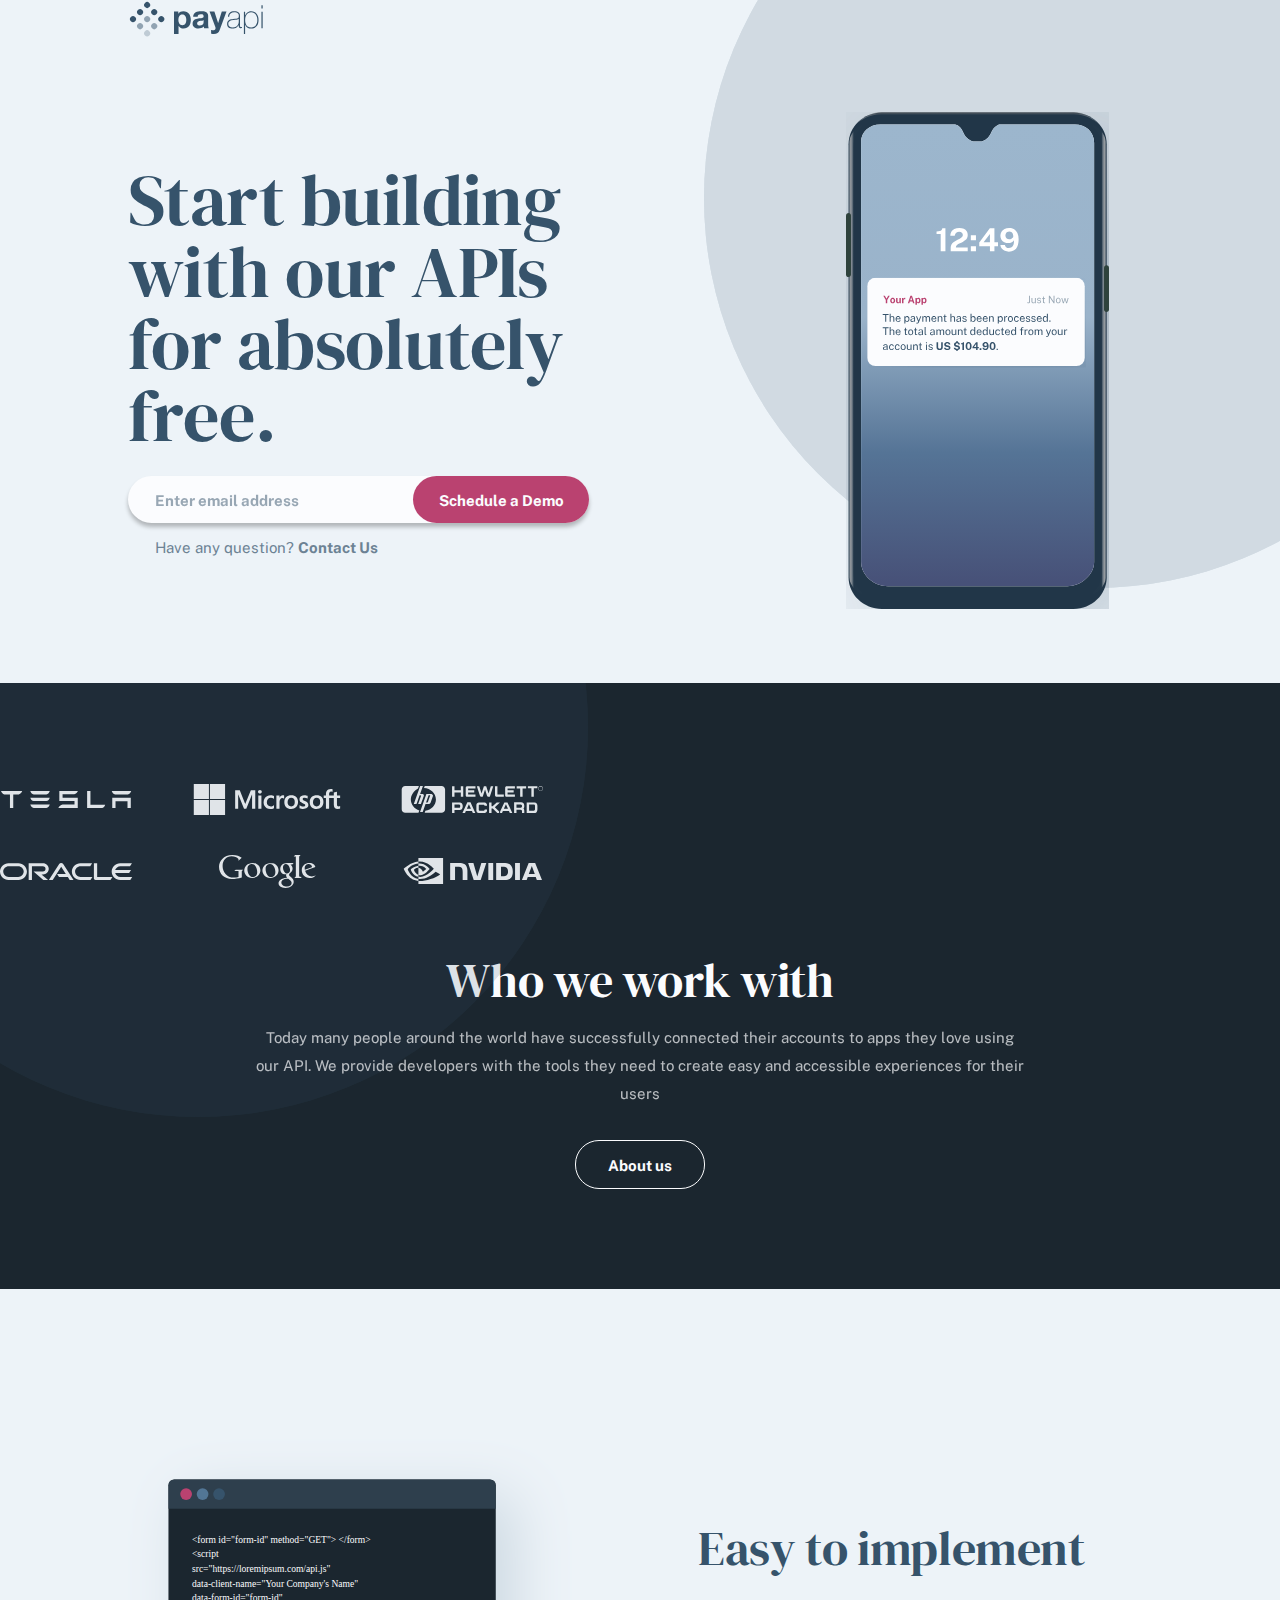
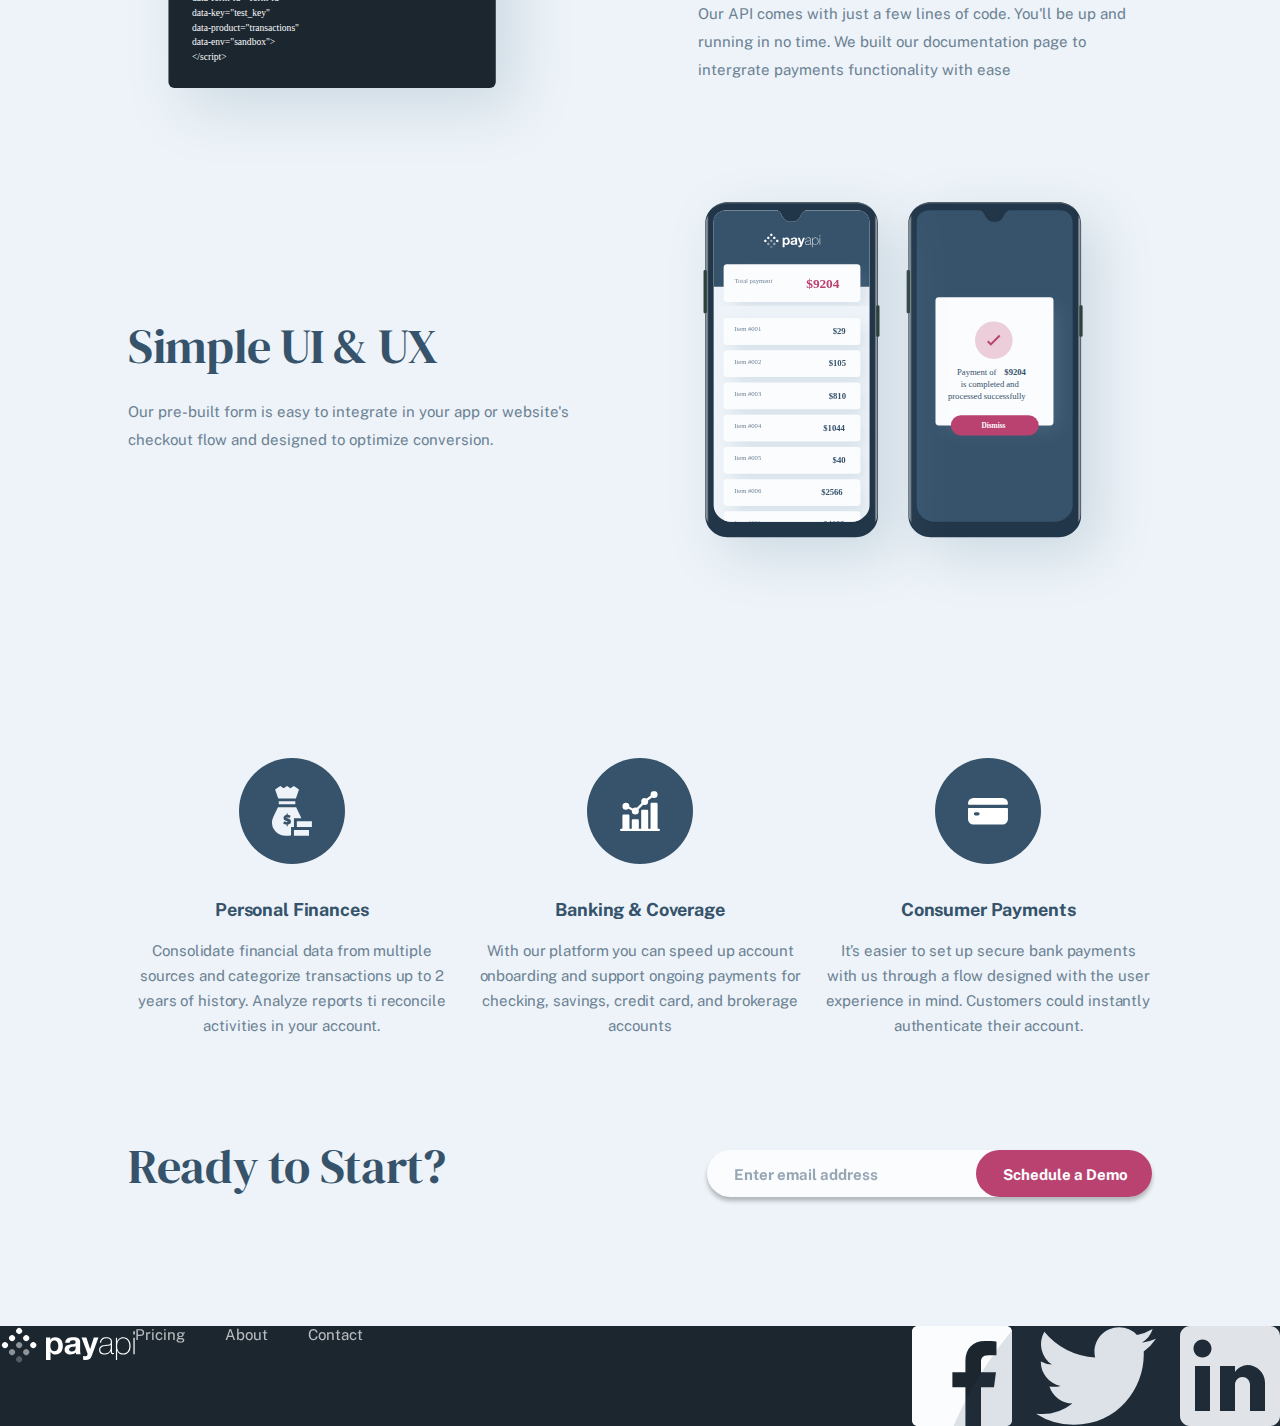
<file: index.html>
<!DOCTYPE html>
<html lang="en">
<head>
    <meta charset="UTF-8">
    <meta name="viewport" content="width=device-width, initial-scale=1.0">
    <link rel="stylesheet" href="style.css">
    <link href="https://fonts.googleapis.com/css2?family=DM+Serif+Display&family=Public+Sans:wght@400;700&display=swap" rel="stylesheet">

    <title>Document</title>
</head>
<body>
    <header>
        <div class="header-mask"></div>
        <nav class="header-nav">
            <img src="assets/shared/desktop/logo.svg" alt="Logo" class="logo">
            <img src="assets/shared/mobile/menu.svg" alt="Menu icon" class="menu-icon">
        </nav>
        <section class="hero">
            <picture>
                <source media="(min-width: 768px)" srcset="assets/home/tablet.svg">
                <img src="assets/home/mobile.svg" alt="a phone mockup with a payment app notification on the screen" class="hero-image">
            </picture>
            
             <div class="hero-content ">
                <h1> Start building with our APIs for absolutely free.</h1>
                <form action="">
                    <input type="email" placeholder="Enter email address" required class="email-input">
                    <button class="demo-btn">Schedule a Demo</button>
                </form>
                <p>Have any question? <span>Contact Us</span></p>
             </div>
        </section>
    </header>
    <main>
        <section class="partners">
        <div class="partners-mask"></div>
         <div class="partners-logos">
            <svg width="131" height="17" xmlns="http://www.w3.org/2000/svg" class="tesla" aria-label="tesla logo"><path d="M89.447.047v13.628h14.74c-.375 1.405-1.264 2.623-2.902 3.325h-15.16V.047h3.322zm-12.588 0c-.374 1.452-1.825 2.81-3.603 3.325H61.558l.047 3.372h15.16V17H57.347c.796-1.64 2.387-2.904 4.259-3.419H73.49V10.07H58.33V.047zM21.196 0v.047c-.371 1.503-1.623 2.912-3.386 3.381h-5.287l-.279.094V17H8.951V3.522l-.278-.094H3.386C1.67 3.052.37 1.55 0 .047L21.196 0zm108.586 6.744V17h-3.275v-6.837h-11.98V17h-3.275V6.744h18.53zM48.783 13.58c-.327 1.499-1.637 3.091-3.416 3.419H32.733c-1.778-.328-3.088-1.92-3.462-3.419zm0-6.884c-.327 1.499-1.637 3.09-3.416 3.419H32.733c-1.778-.375-3.088-1.92-3.462-3.419zM130.203 0c-.374 1.499-1.637 3.09-3.416 3.419h-12.634c-1.731-.375-3.041-1.92-3.416-3.419zm-81.42 0c-.327 1.499-1.637 3.09-3.416 3.419H32.733c-1.778-.375-3.088-1.92-3.462-3.419z" fill="#FFFFFF" fill-rule="nonzero"/></svg>
           <svg width="148" height="31" xmlns="http://www.w3.org/2000/svg" class="microsoft" aria-label="microsoft logo"><path d="M15.922 16v15H.782V16h15.14zm16.149 0v15H16.93V16h15.14zm79.549-4.777c.457 0 .983.054 1.562.16.582.107 1.061.238 1.425.392l.05.021v2.858l-.13-.087a5.195 5.195 0 00-1.403-.642 5.593 5.593 0 00-1.607-.244c-.57 0-1.023.127-1.35.376-.323.248-.48.554-.48.936 0 .432.127.772.378 1.013.261.25.894.574 1.881.965 1.24.493 2.128 1.05 2.64 1.659.516.612.777 1.372.777 2.258 0 1.228-.486 2.232-1.444 2.985-.953.748-2.258 1.127-3.88 1.127-.525 0-1.13-.07-1.795-.205-.667-.135-1.232-.308-1.681-.512l-.049-.022v-3.014l.132.094a6.547 6.547 0 001.776.888c.639.208 1.222.313 1.733.313 1.38 0 2.05-.43 2.05-1.313 0-.31-.067-.561-.197-.745-.134-.187-.371-.38-.706-.572-.342-.195-.88-.443-1.603-.736-.86-.365-1.508-.723-1.928-1.065a3.28 3.28 0 01-.948-1.221c-.204-.465-.308-1.013-.308-1.63 0-1.187.482-2.168 1.431-2.916.944-.744 2.18-1.12 3.674-1.12zM137.763 5c.734 0 1.327.078 1.762.232l.055.02v2.656l-.117-.052a3.424 3.424 0 00-1.379-.31c-.623 0-1.111.198-1.453.586-.344.394-.519.983-.519 1.753v1.655h4.704V8.57l.059-.018 2.98-.9.106-.032v3.92h3.173v2.521h-3.172v6.205c0 .795.144 1.364.43 1.689.281.322.735.485 1.35.485.162 0 .373-.035.626-.105.25-.069.465-.161.637-.274l.13-.084v2.544l-.042.025c-.19.106-.51.206-.981.306a6.562 6.562 0 01-1.347.148c-2.62 0-3.95-1.409-3.95-4.189v-6.75h-4.703v10.622h-3.171V14.06h-2.21V11.54h2.21V9.72c0-.913.204-1.739.607-2.454a4.246 4.246 0 011.716-1.673c.733-.394 1.574-.593 2.5-.593zm-13.973 6.223c2.07 0 3.71.608 4.877 1.806 1.166 1.198 1.757 2.865 1.757 4.955 0 2.116-.63 3.833-1.873 5.102-1.243 1.27-2.953 1.913-5.082 1.913-2.043 0-3.694-.61-4.907-1.817-1.214-1.206-1.829-2.86-1.829-4.919 0-2.166.63-3.9 1.873-5.152 1.244-1.253 2.988-1.888 5.184-1.888zm-25.402 0c2.069 0 3.71.608 4.876 1.806 1.166 1.198 1.758 2.865 1.758 4.955 0 2.116-.63 3.833-1.873 5.102-1.243 1.27-2.953 1.913-5.082 1.913-2.043 0-3.694-.61-4.907-1.817-1.214-1.206-1.83-2.86-1.83-4.919 0-2.166.631-3.9 1.874-5.152 1.243-1.253 2.988-1.888 5.184-1.888zm-20.614 0c.56 0 1.148.062 1.75.186.606.123 1.093.286 1.45.483l.043.024V14.9l-.132-.094c-.95-.68-1.953-1.023-2.982-1.023-1.204 0-2.193.402-2.939 1.196-.748.797-1.127 1.876-1.127 3.208 0 1.324.364 2.376 1.082 3.126.716.748 1.703 1.128 2.932 1.128.443 0 .947-.097 1.501-.287a5.917 5.917 0 001.533-.788l.132-.095v2.833l-.042.023c-1.019.58-2.29.873-3.779.873-1.276 0-2.428-.277-3.425-.822a5.855 5.855 0 01-2.344-2.339c-.557-1.004-.839-2.144-.839-3.385 0-1.418.291-2.69.863-3.777a6.127 6.127 0 012.513-2.55c1.09-.6 2.372-.904 3.81-.904zm12.076.089c.523 0 .935.062 1.227.184l.05.021v3.117l-.13-.094c-.146-.103-.392-.201-.731-.292a3.724 3.724 0 00-.942-.136c-.833 0-1.515.355-2.026 1.056-.519.71-.781 1.648-.781 2.792v6.723h-3.133V11.54h3.133v2.276h.033c.293-.739.675-1.331 1.205-1.763a3.236 3.236 0 012.095-.741zm-21.42.228v13.143h-3.132V11.54h3.133zM46.77 6.343l5.458 13.622 5.624-13.622h4.425v18.34H59.08V10.57h-.103l-5.674 14.113h-2.267l-5.764-14.114h-.103v14.114h-3.005V6.343h4.605zm76.854 7.44c-1.134 0-2.033.382-2.673 1.136-.643.759-.97 1.85-.97 3.243 0 1.351.327 2.414.97 3.16.64.742 1.547 1.119 2.698 1.119 1.158 0 2.044-.37 2.633-1.098.593-.733.894-1.83.894-3.257 0-1.41-.32-2.492-.95-3.217-.627-.72-1.503-1.086-2.602-1.086zm-25.402 0c-1.134 0-2.033.382-2.672 1.136-.644.759-.97 1.85-.97 3.243 0 1.351.325 2.414.969 3.16.64.742 1.547 1.119 2.698 1.119 1.158 0 2.044-.37 2.632-1.098.594-.733.894-1.83.894-3.257 0-1.41-.32-2.492-.95-3.217-.627-.72-1.502-1.086-2.601-1.086zM15.922 0v15H.782V0h15.14zM32.07 0v15H16.93V0h15.14zm34.825 5.941c.543 0 1.001.178 1.362.53.362.353.546.782.546 1.276 0 .503-.189.929-.56 1.264-.37.334-.823.503-1.347.503-.525 0-.976-.17-1.341-.503a1.646 1.646 0 01-.554-1.264c0-.512.189-.945.56-1.29.369-.343.819-.516 1.334-.516z" fill="#ffffff" fill-rule="nonzero"/></svg>
           <svg width="142" height="27" xmlns="http://www.w3.org/2000/svg" class="hp" aria-label="hp logo"><path d="M69.493 16.373L74.305 27h-2.478l-.868-1.923h-6.086L64.015 27h-2.572l4.907-10.627h3.143zm50.612 0c1.715 0 3.191 1.202 3.191 3.366 0 1.923-.38 2.644-.953 3.126.762.384.953 1.297.953 1.922v2.211h-2.286v-1.922c0-.433-.477-1.203-1.43-1.203h-4.095V27h-2.382V16.373zm-29.566.01v3.984h1.046l4.138-3.984h3.234l-5.09 4.991 4.233 4.224v1.392h-1.808l-4.517-4.416H90.54v4.416h-2.427V16.383h2.427zm-31.815.006c1.282 0 3.04.815 3.04 3.835 0 2.973-1.616 3.787-3.041 3.787h-5.226v2.973h-2.423V16.389zm74.75.002c1.995 0 2.945 1.39 2.945 3.259v3.237c-.012 1.508-.265 4.094-2.992 4.094h-7.74v-10.59zm-26.99.003l4.797 10.585h-2.47l-.865-1.916h-6.067l-.854 1.916h-1.899v-1.485l4.225-9.1h3.133zm-22.863.006c1.518.047 2.418 1.627 2.418 2.536v.908H83.62c-.049-.479-.475-1.195-.854-1.195h-4.175c-.947 0-.805.956-.805.956v4.21c0 .766.474.957.759.957h4.126c.9 0 .997-.765.997-1.244h2.37v.957c0 1.58-1.09 2.488-2.417 2.488h-5.787c-1.803 0-2.467-1.388-2.467-2.488v-5.598c0-1.195 1.28-2.487 2.419-2.487zM40.52 0c1.97 0 3.567 1.58 3.567 3.57v19.72a3.6 3.6 0 01-1.046 2.539 3.537 3.537 0 01-2.52 1.044H23.662l.718-2.17c5.98-.888 10.545-5.597 10.545-11.273 0-6.106-5.283-11.094-11.929-11.409L23.76 0h16.76zM17.886 0l-.855 2.4c-4.115 2.205-7.199 6.638-7.199 11.03 0 4.998 3.55 9.408 8.488 11.01l-.861 2.433H4.252c-1.965 0-3.558-1.625-3.558-3.61V3.598C.693 1.614 2.285.004 4.252.001h13.634zm11.91 7.902c1.328 0 2.705.698 1.993 2.605l-2.041 5.677c-.38 1.07-.712 1.815-2.706 1.815h-2.495L21.727 26H19.02l6.36-18.098zm103.062 10.694h-4.75v6.18h4.56c.854 0 1.329-.814 1.329-1.724v-3.02c.049-.669-.426-1.436-1.14-1.436zm-64.937-.252l-2.048 4.52h4.049l-2.001-4.52zm36.997.014l-2.042 4.502h4.074l-2.032-4.502zm-46.907.236h-4.514v3.212h4.656c1.046 0 1.046-1.102 1.046-1.581v-.07c-.003-.512-.054-1.56-1.188-1.56zm61.568-.009h-4.095v3.077h4.382c.905 0 1.143-1.106 1.143-1.634 0-.53-.238-1.443-1.43-1.443zM21.934 0l-2.838 7.947h1.609c1.655 0 2.507.696 2.081 2.086-.426 1.39-2.838 7.969-2.838 7.969h-2.79l2.79-7.784c.094-.464.094-.88-.472-.88h-.852l-3.121 8.664h-2.697V18L19.191 0h2.743zM28.8 9.298h-1.187l-2.574 7.305h1.197c.475 0 .712-.512.76-.791.003-.017.012-.051.028-.102l.063-.198c.146-.442.447-1.301.77-2.213l.177-.5c.505-1.419 1.003-2.803 1.003-2.803.142-.372.19-.698-.237-.698zM78.28.156l2.241 7.264L82.904.204h2.287l2.382 7.216 2.24-7.264h2.43l-3.43 10.632h-1.43c-.715-.001-1.405-1.083-1.549-1.612L84.048 3.62l-2.335 7.168h-1.477c-.715 0-1.335-1.106-1.478-1.635L75.85.156h2.43zm58.079.002V2.37h-3.548v8.413h-2.428V2.37h-3.5V.158h9.476zM74.48.167v2.21h-7.325v1.968h6.088v2.208h-6.088v2.016h7.325v2.207h-8.228c-.952 0-1.522-.768-1.522-1.392V1.751c0-.96.57-1.584 1.664-1.584h8.086zm50.658-.002v2.21h-3.545v8.401h-2.425V2.375h-3.497V.165h9.467zm-11.244.006v2.206h-7.32v1.967h6.084V6.55h-6.084v2.015h7.32v2.206h-8.223c-.952 0-1.522-.767-1.522-1.391V1.755c0-.96.57-1.584 1.664-1.584h8.08zM53.497.174v4.17h6.319V.175h2.423v10.595h-2.423v-4.22h-6.32v4.22h-2.422V.174h2.423zm42.929.004V8.56h6.41v2.204h-7.123c-1.092 0-1.71-.766-1.71-1.58V.177h2.423zm43.216-.084c.627-.01 1.23.24 1.669.692.458.462.689 1.021.689 1.677.01.634-.24 1.243-.69 1.686a2.26 2.26 0 01-1.668.699 2.244 2.244 0 01-1.665-.699 2.317 2.317 0 01-.683-1.686 2.3 2.3 0 01.69-1.677 2.255 2.255 0 011.658-.692zm.001.32c-.56 0-1.036.2-1.431.602-.394.399-.59.881-.59 1.446-.01.546.202 1.073.587 1.457a1.93 1.93 0 001.433.602c.54.009 1.06-.21 1.434-.602.394-.402.59-.887.59-1.457 0-.565-.196-1.047-.59-1.446a1.941 1.941 0 00-1.433-.602z" fill="#ffffff " fill-rule="nonzero"/></svg>
           <svg width="133" height="17" xmlns="http://www.w3.org/2000/svg" class="oracle" aria-label="oracle logo"><path d="M57.081 11.06h8.737l-4.62-7.351-8.479 13.29h-3.858L59.174 1.036A2.445 2.445 0 0161.198 0c.802 0 1.55.376 1.984 1.008L73.536 17h-3.859l-1.82-2.97H59.01l-1.93-2.97zm40.084 2.97V.16h-3.274v15.226c0 .417.163.82.475 1.129.313.309.734.484 1.196.484h14.933l1.93-2.97h-15.26zM42.99 11.543c3.18 0 5.762-2.54 5.762-5.684 0-3.145-2.582-5.698-5.762-5.698H28.665V17h3.273V3.131h10.835a2.734 2.734 0 012.745 2.729 2.733 2.733 0 01-2.745 2.727l-9.231-.013L43.317 17h4.756l-6.577-5.456h1.495zM8.514 17C3.814 17 0 13.237 0 8.587S3.814.161 8.514.161h9.896c4.701 0 8.513 3.776 8.513 8.426S23.11 17 18.41 17H8.514zm9.676-2.97c3.045 0 5.512-2.433 5.512-5.443s-2.467-5.456-5.512-5.456H8.733c-3.044 0-5.511 2.446-5.511 5.456 0 3.01 2.467 5.443 5.511 5.443h9.457zM80.37 17c-4.7 0-8.519-3.763-8.519-8.413S75.67.161 80.371.161h11.754l-1.917 2.97h-9.62c-3.043 0-5.516 2.446-5.516 5.456 0 3.01 2.473 5.443 5.516 5.443h11.808L90.466 17H80.371zm40.044-2.97c-2.513 0-4.647-1.666-5.299-3.965h13.996l1.929-2.97h-15.925c.652-2.284 2.786-3.964 5.3-3.964h9.606l1.943-2.97h-11.767c-4.702 0-8.52 3.776-8.52 8.426s3.818 8.412 8.52 8.412h10.096l1.929-2.97h-11.808z" fill="#ffffff" fill-rule="nonzero"/></svg>
           <svg width="97" height="33" xmlns="http://www.w3.org/2000/svg" class="google" aria-label="google logo"><path d="M74.618 8l-1.331 1.376h-1.77c1.45 1.274 2.086 2.635 2.086 4.217 0 2.306-1.259 3.462-2.15 4.243-.163.15-.598.462-.85.736-.142.168-.531.613-.531 1.285 0 .47.151.869.931 1.496 2.654 2.055 3.702 3.246 3.702 5.42 0 3.085-2.836 6.227-8.313 6.227-4.625 0-6.827-2.338-6.827-4.714 0-2.713 2.434-5.238 8.49-5.619-.64-.75-.942-1.237-.942-2.104.001-.589.244-1.197.244-1.197h-.89c-3.52 0-5.226-2.777-5.226-5.238C61.241 10.895 63.635 8 68.06 8h6.558zM68.59 23.664c-4.543.065-6.2 1.836-6.2 3.894 0 2.485 2.417 4.006 5.579 4.006 2.88 0 4.658-1.554 4.658-3.535 0-1.442-.808-2.25-2.103-3.31-.557-.439-1.353-1.027-1.353-1.027s-.243-.028-.58-.028zM13.512 0c4.22 0 7.172 1.284 9.21 2.636L19.5 5.794V3.891c-1.719-1.527-3.64-2.623-6.942-2.623-5.219 0-8.96 3.966-8.96 9.621 0 5.766 4.136 11.67 11.172 11.67 1.736 0 3.406-.23 4.729-.646V16.08h-4.24l1.42-1.38h7.56l-1.113 1.09c-.206.186-.344.398-.344.706v6.027C19.25 23.485 16.197 24 12.757 24 5.66 24 .015 19.425.015 11.83.015 6.492 4.249 0 13.512 0zm20.227 8c4.6.001 7.658 3.606 7.658 7.318 0 3.985-3.129 7.682-8.23 7.682-5.302 0-7.919-4.014-7.919-7.394C25.248 11.69 28.497 8 33.74 8zm47.873-8l-1.16 1.14a.878.878 0 00-.306.69v19.09c0 .41.295.831.79.89l1.844.227-.98.963h-6.425l1.177-1.154c.193-.197.283-.388.283-.669V1.403h-2.13L76.132 0h5.48zm8.66 8c3.852 0 5.528 1.987 6.123 3.96L86.1 15.833c.983 3.597 3.792 5.554 6.706 5.554 1.534 0 2.688-.436 4.103-1.1-.75.933-1.776 1.676-2.844 2.134-.995.425-2.057.579-3.346.579-5.172 0-7.94-3.978-7.94-7.798C82.78 10.576 86.638 8 90.27 8zM51.906 8c4.6.001 7.658 3.606 7.658 7.318 0 3.985-3.13 7.682-8.23 7.682-5.302 0-7.919-4.014-7.919-7.394C43.416 11.69 46.665 8 51.907 8zM32.87 9.076c-.6 0-1.514.114-2.49.715-1.194.802-1.952 1.891-1.952 4.122 0 2.24.79 4.533 1.597 5.766.918 1.34 2.143 2.36 3.897 2.36h.069c.684-.015 4.221-.29 4.221-5.017 0-3.308-1.646-7.946-5.342-7.946zm18.168 0c-.6 0-1.515.114-2.49.715-1.194.802-1.952 1.891-1.952 4.122 0 2.24.79 4.533 1.597 5.766.917 1.34 2.143 2.36 3.897 2.36h.069c.684-.015 4.221-.29 4.221-5.017 0-3.308-1.646-7.946-5.342-7.946zm15.801-.047c-1.547 0-2.848 1.2-2.848 3.458 0 2.5 1.17 4.603 2.348 5.392.53.375 1.157.526 1.68.526 1.067 0 3.04-.718 3.04-3.344 0-2.432-1.254-4.398-2.039-5.13-.708-.609-1.378-.902-2.18-.902zm22.758.03c-1.288 0-3.9.898-3.9 4.26 0 .801.172 1.543.172 1.543l6.328-2.382c.503-.185.758-.384.758-.762 0-1.168-1.41-2.66-3.358-2.66z" fill="#ffffff" fill-rule="nonzero"/></svg>
           <svg width="139" height="26" xmlns="http://www.w3.org/2000/svg" aria-label="nvidia logo"><path d="M40.086 0v26H15.427v-3.053c.522.058 1.043.087 1.594.087 5.708 0 15.777-2.908 20.095-6.525-.638-.637-3.724-2.098-4.477-2.706-4.55 3.907-9.243 7.22-15.734 7.22-.493 0-1-.044-1.492-.101v-2.17c.594.1 1.188.158 1.796.158 6.969 0 13.662-8.13 13.662-8.13s-5.838-7.626-14.777-7.322l-.696.043V0h24.688zM15.413 3.501l-.001 1.909-.014.001v.001l-.37.034c-6.73.69-10.15 5.567-10.275 5.748-.003.005 2.706 8.744 10.645 9.728v2.025C4.576 21.934.722 10.794.722 10.794s6.81-6.656 14.69-7.293zM90.19 5.03V22h-4.854V5.029h4.854zm9.78 0c3.876 0 6.47.46 8.249 2.833 1.005 1.323 1.574 3.452 1.574 5.84 0 2.603-.67 4.99-1.72 6.069C106.6 21.31 105.23 22 101.033 22h-7.87V5.029zm-29.558 0l3.877 13.447L78.341 5.03h4.955L77.699 22h-6.995L65.165 5.029h5.247zm46.508 0V22h-4.854V5.029h4.854zM56.07 5c4.16.03 8.351 1.013 8.351 7.607v9.378h-4.751v-7.752c0-2.374-.306-3.682-1.079-4.488-.597-.633-1.472-.935-2.725-.935l-3.819-.014v13.189h-4.897V5zm76.094.028L139 21.97h-5.203l-1.02-2.991h-8.016l-1.079 3.006h-4.78l6.777-16.957h6.486zM15.398 7.755v2.026h-.014c-2.507-.304-4.477 2.04-4.477 2.04l.008.027c.106.351 1.272 3.978 4.483 5.066v1.852c-5.998-1.071-7.664-7.307-7.664-7.307l.07-.074.089-.089c.663-.656 3.376-3.091 7.505-3.54zm84.659.956h-2.084v9.65h2.084c3.031 0 4.984-1.352 4.984-4.832 0-3.48-1.953-4.818-4.984-4.818zm-73.315 2.198l-.019.027-.099.131c-.743.976-4.891 6.15-9.313 6.15-.652 0-1.29-.1-1.898-.303V9.795c2.506.304 3.013 1.404 4.506 3.907l3.346-2.807s-2.448-3.198-6.563-3.198a9.832 9.832 0 00-1.304.058V5.412h.015l-.001-.002.334-.019c.116-.005.232-.009.348-.009 6.432-.202 10.648 5.527 10.648 5.527zm102.085-2.788l-3.032 7.94h5.976l-2.944-7.94z" fill="#ffffff" fill-rule="nonzero"/></svg> 
        </div>
         <h2>Who we work with</h2>
         <p>Today many people around the world have successfully connected their accounts to apps they love using our API. We provide developers with the tools they need to create  easy and accessible experiences for their users</p>
         <button>About us</button>
        </section>

        <section class="api-implementation">
            <div class="api-implementation-image">
                <img src="assets/home/desktop/illustration-easy-to-implement.svg" alt="illustration of a person implementing code on a computer">
            </div>
            <div class="api-implementation-content">
                <h2>Easy to implement</h2>
                <p>Our API comes with just a few lines of code. You'll be up  and running in no time. We built our documentation page to intergrate payments functionality with ease </p>
            </div>
        </section>
        <section class="ui">
             <div class="ui-image">
                <img src="assets/home/desktop/illustration-simple-ui.svg" alt="illustration of a person using a laptop">
            </div>
            <div class="ui-content">
                <h2>Simple UI & UX</h2>
                <p>Our pre-built form is easy to integrate in your app or website's checkout flow and designed to optimize conversion. </p>
            </div>
        </section>
 
        <section class="offers-container">
            <div class="offers-cards">
                <img src="assets/home/desktop/icon-personal-finances.svg" alt="icon of a bag with a dollar sign on it">
                <h3>Personal Finances</h3>
                <p>Consolidate financial data from multiple sources and categorize  transactions up to 2 years of history. Analyze reports ti reconcile activities in your account.</p>
            </div>
            <div class="offers-cards">
                <img src="assets/home/desktop/icon-banking-and-coverage.svg" alt="personal finance icon">
                <h3 class="">Banking & Coverage</h3>
                <p>With our platform you can speed up account onboarding and support ongoing payments for checking, savings, credit card, and brokerage accounts</p>
            </div>
            <div class="offers-cards">
                <img src="assets/home/desktop/icon-consumer-payments.svg" alt="icon of a  credit card">
               <h3 class="">Consumer Payments</h3>
                <p>It’s easier to set up secure bank payments with us through a flow designed with the user experience in mind. Customers could instantly authenticate their account.</p>
            </div>
        </section>
      
        <section class="start-container">
            <h2>Ready to Start?</h2>
            <form action="">
                <input type="email" placeholder="Enter email address" required class="email-input">
                <button class="demo-btn">Schedule a Demo</button>
            </form>
        </section>
    </main>
    <footer>
        <div class="footer-mask"></div>
          <svg width="135" height="38" xmlns="http://www.w3.org/2000/svg"><g fill="#ffffff" fill-rule="evenodd"><path d="M50.544 33.934v-7.84h.064a5.36 5.36 0 002.128 1.84c.864.416 1.808.624 2.832.624 1.216 0 2.277-.235 3.184-.704a6.738 6.738 0 002.272-1.888 8.147 8.147 0 001.36-2.72 11.37 11.37 0 00.448-3.2c0-1.173-.15-2.299-.448-3.376-.299-1.077-.757-2.021-1.376-2.832a6.937 6.937 0 00-2.336-1.952c-.939-.49-2.059-.736-3.36-.736-1.024 0-1.963.203-2.816.608-.853.405-1.557 1.056-2.112 1.952h-.064v-2.112H46v22.336h4.544zm3.808-8.768c-.725 0-1.344-.15-1.856-.448a3.595 3.595 0 01-1.232-1.168 5.044 5.044 0 01-.672-1.68 9.192 9.192 0 01-.208-1.952c0-.683.064-1.344.192-1.984a4.98 4.98 0 01.656-1.696c.31-.49.715-.89 1.216-1.2.501-.31 1.125-.464 1.872-.464.725 0 1.339.155 1.84.464.501.31.912.715 1.232 1.216.32.501.55 1.072.688 1.712.139.64.208 1.29.208 1.952 0 .661-.064 1.312-.192 1.952-.128.64-.347 1.2-.656 1.68-.31.48-.715.87-1.216 1.168-.501.299-1.125.448-1.872.448zm15.882 3.392c1.024 0 2.027-.15 3.008-.448a5.921 5.921 0 002.56-1.568 6.52 6.52 0 00.32 1.6h4.608c-.213-.341-.363-.853-.448-1.536a17.288 17.288 0 01-.128-2.144v-8.608c0-1.003-.224-1.808-.672-2.416a4.603 4.603 0 00-1.728-1.424 7.733 7.733 0 00-2.336-.688 18.543 18.543 0 00-2.528-.176c-.917 0-1.83.09-2.736.272a7.809 7.809 0 00-2.448.912 5.448 5.448 0 00-1.792 1.696c-.47.704-.736 1.59-.8 2.656h4.544c.085-.896.384-1.536.896-1.92.512-.384 1.216-.576 2.112-.576.405 0 .784.027 1.136.08.352.053.661.16.928.32s.48.384.64.672c.16.288.24.677.24 1.168.021.47-.117.827-.416 1.072-.299.245-.704.432-1.216.56-.512.128-1.099.224-1.76.288-.661.064-1.333.15-2.016.256-.683.107-1.36.25-2.032.432a5.735 5.735 0 00-1.792.816c-.523.363-.95.848-1.28 1.456-.33.608-.496 1.381-.496 2.32 0 .853.144 1.59.432 2.208a4.17 4.17 0 001.2 1.536c.512.405 1.11.704 1.792.896a8.127 8.127 0 002.208.288zm1.696-3.008c-.363 0-.715-.032-1.056-.096a2.566 2.566 0 01-.896-.336 1.717 1.717 0 01-.608-.656c-.15-.277-.224-.619-.224-1.024 0-.427.075-.779.224-1.056.15-.277.347-.507.592-.688a2.98 2.98 0 01.864-.432c.33-.107.667-.192 1.008-.256.363-.064.725-.117 1.088-.16.363-.043.71-.096 1.04-.16.33-.064.64-.144.928-.24.288-.096.528-.23.72-.4v1.696c0 .256-.027.597-.08 1.024a3.428 3.428 0 01-.432 1.264c-.235.416-.597.773-1.088 1.072-.49.299-1.184.448-2.08.448zm13.962 8.384c1.557 0 2.773-.288 3.648-.864.874-.576 1.557-1.536 2.048-2.88L98.5 11.598h-4.704L90.18 22.926h-.064l-3.744-11.328H81.54l5.792 15.52c.128.32.192.661.192 1.024 0 .49-.144.939-.432 1.344-.288.405-.731.64-1.328.704-.448.021-.896.01-1.344-.032-.448-.043-.886-.085-1.312-.128v3.744c.469.043.933.08 1.392.112.458.032.922.048 1.392.048zm18.698-5.408c.789 0 1.514-.096 2.176-.288a6.581 6.581 0 001.776-.8c.522-.341.965-.73 1.328-1.168.362-.437.64-.901.832-1.392h.064v.864c0 .341.026.656.08.944.053.288.154.539.304.752.149.213.368.384.656.512.288.128.677.192 1.168.192.34 0 .672-.043.992-.128V26.99a5.835 5.835 0 01-.896.096c-.278 0-.491-.059-.64-.176a.961.961 0 01-.32-.464 2.357 2.357 0 01-.112-.64c-.011-.235-.016-.47-.016-.704v-9.568c0-1.259-.454-2.277-1.36-3.056-.907-.779-2.352-1.168-4.336-1.168-1.984 0-3.515.453-4.592 1.36-1.078.907-1.66 2.267-1.744 4.08h1.216c.085-1.472.58-2.57 1.488-3.296.906-.725 2.096-1.088 3.568-1.088.832 0 1.536.085 2.112.256.576.17 1.045.405 1.408.704.362.299.629.64.8 1.024.17.384.256.8.256 1.248 0 .576-.032 1.056-.096 1.44a1.64 1.64 0 01-.48.944c-.256.245-.635.437-1.136.576-.502.139-1.19.24-2.064.304l-1.888.16c-.662.064-1.35.17-2.064.32-.715.15-1.366.4-1.952.752a4.367 4.367 0 00-1.456 1.44c-.384.608-.576 1.392-.576 2.352 0 1.579.48 2.747 1.44 3.504.96.757 2.314 1.136 4.064 1.136zm.032-1.056c-1.344 0-2.4-.293-3.168-.88-.768-.587-1.152-1.488-1.152-2.704 0-.768.149-1.392.448-1.872.298-.48.688-.859 1.168-1.136a5.213 5.213 0 011.616-.592 20.778 20.778 0 011.792-.272l2.048-.192a16.93 16.93 0 002.032-.288c.608-.128 1.06-.373 1.36-.736v3.072c0 .213-.06.624-.176 1.232-.118.608-.39 1.237-.816 1.888-.427.65-1.046 1.227-1.856 1.728-.811.501-1.91.752-3.296.752zm12.49 6.56v-9.312h.063c.491 1.344 1.27 2.315 2.336 2.912 1.067.597 2.283.896 3.648.896 1.26 0 2.352-.213 3.28-.64a6.254 6.254 0 002.304-1.776c.608-.757 1.062-1.659 1.36-2.704.3-1.045.448-2.197.448-3.456 0-1.152-.149-2.25-.448-3.296-.298-1.045-.752-1.963-1.36-2.752a6.651 6.651 0 00-2.304-1.888c-.928-.47-2.02-.704-3.28-.704-.896 0-1.69.139-2.384.416a6.39 6.39 0 00-1.776 1.04c-.49.416-.885.87-1.184 1.36-.298.49-.512.939-.64 1.344h-.064v-3.776h-1.216V34.03h1.216zm6.047-6.56c-1.152 0-2.117-.208-2.896-.624a5.008 5.008 0 01-1.856-1.664c-.458-.693-.784-1.493-.976-2.4a13.637 13.637 0 01-.288-2.832c0-.981.107-1.925.32-2.832a7.152 7.152 0 011.04-2.416 5.407 5.407 0 011.872-1.696c.768-.427 1.696-.64 2.784-.64 1.11 0 2.054.219 2.832.656a5.599 5.599 0 011.904 1.728c.491.715.854 1.525 1.088 2.432.235.907.352 1.83.352 2.768 0 1.024-.122 1.99-.368 2.896-.245.907-.618 1.701-1.12 2.384a5.487 5.487 0 01-1.92 1.632c-.778.405-1.7.608-2.768.608zm11.498-18.88V5.294h-1.216V8.59h1.216zm0 19.552V11.694h-1.216v16.448h1.216z"   fill-rule="nonzero"/><g><circle transform="rotate(45 19.142 5)" cx="19.142" cy="5" r="3"/><circle transform="rotate(45 26.213 12.071)" cx="26.213" cy="12.071" r="3"/><circle transform="rotate(45 33.284 19.142)" cx="33.284" cy="19.142" r="3"/><circle transform="rotate(45 12.071 12.071)" cx="12.071" cy="12.071" r="3"/><circle opacity=".5" transform="rotate(45 19.142 19.142)" cx="19.142" cy="19.142" r="3"/><circle opacity=".5" transform="rotate(45 26.213 26.213)" cx="26.213" cy="26.213" r="3"/><circle transform="rotate(45 5 19.142)" cx="5" cy="19.142" r="3"/><circle opacity=".5" transform="rotate(45 12.071 26.213)" cx="12.071" cy="26.213" r="3"/><circle opacity=".25" transform="rotate(45 19.142 33.284)" cx="19.142" cy="33.284" r="3"/></g></g></svg>
          <nav aria-label="Footer Navigation" class="footer-nav">
            <ul>
                <li>Pricing</li>
                <li>About</li>
                <li>Contact</li>
            </ul>
          </nav>
          <div class="social-media-links">
            <img src="assets/shared/desktop/facebook.svg" alt="facebook icon">
            <img src="assets/shared/desktop/twitter.svg" alt="twitter icon">
            <img src="assets/shared/desktop/linkedin.svg" alt="linkedin icon">  
        </div>
        
    </footer>
</body>
</html>
</file>
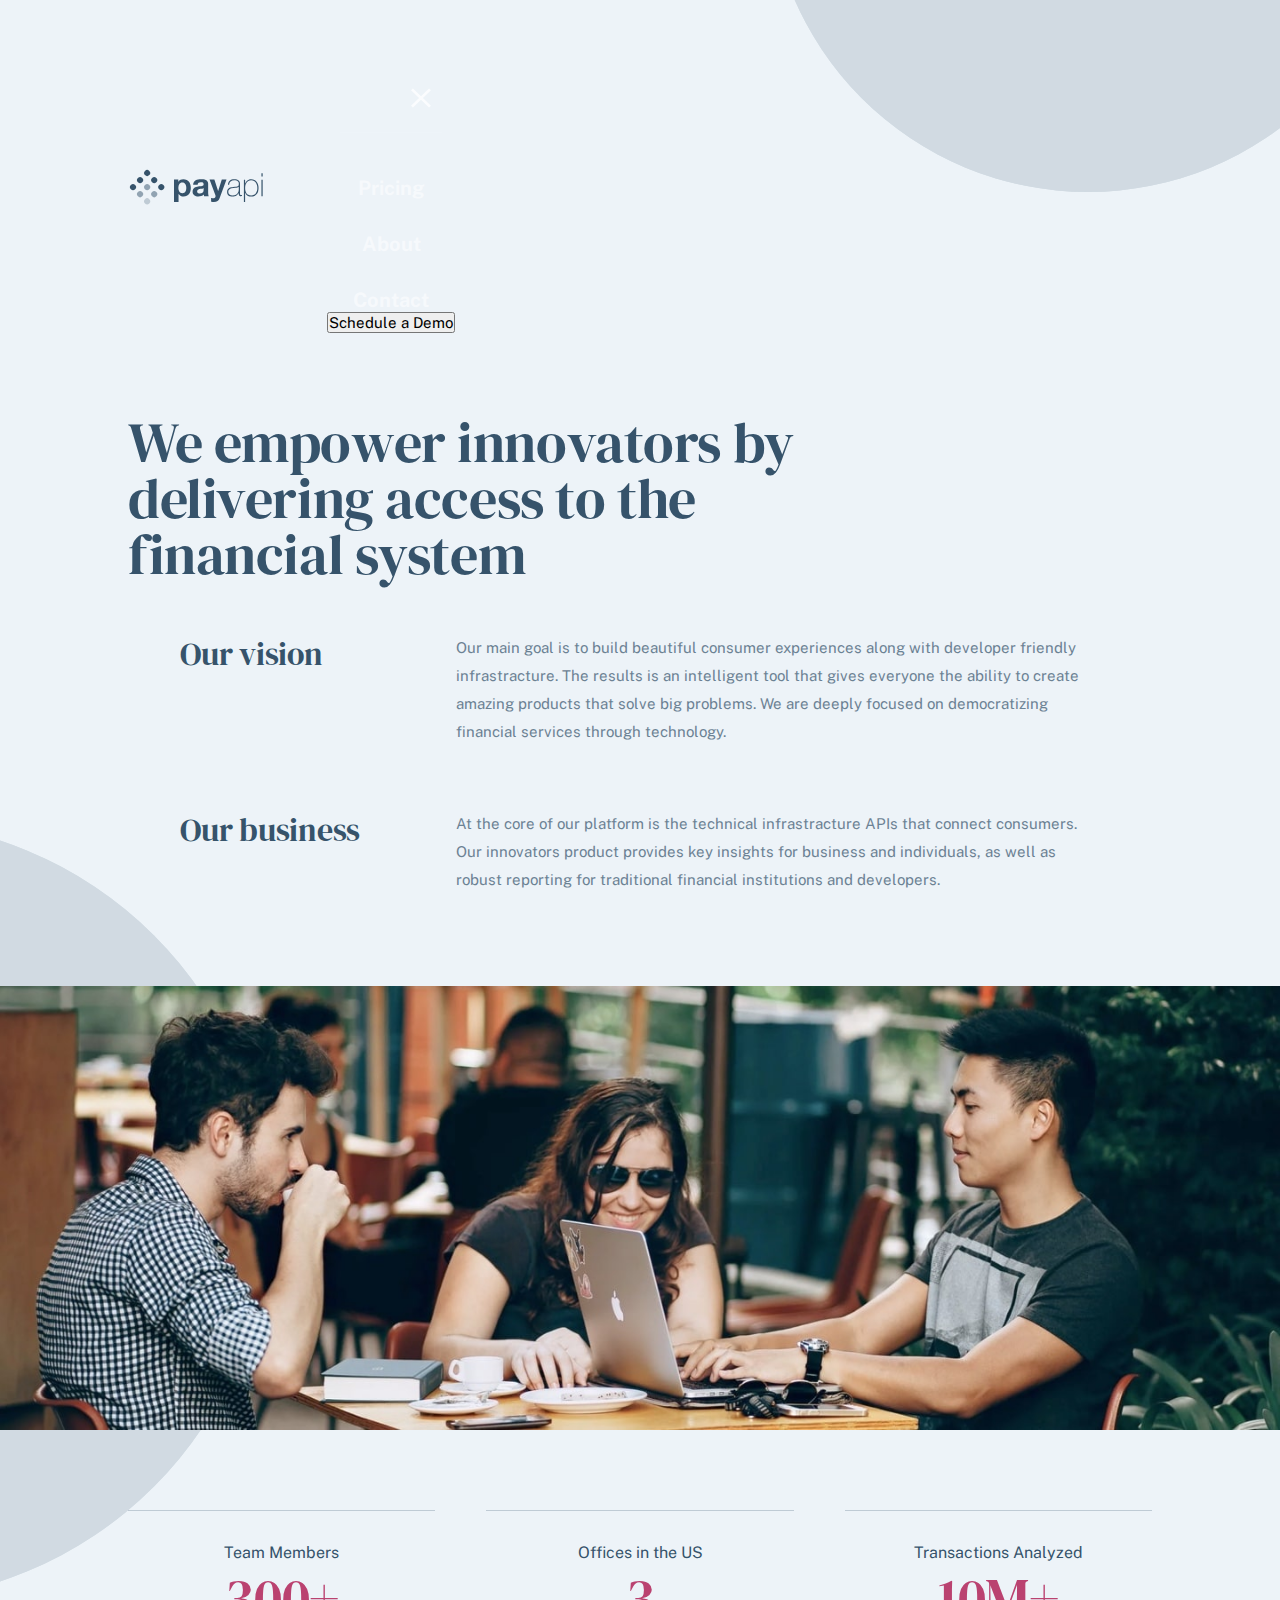
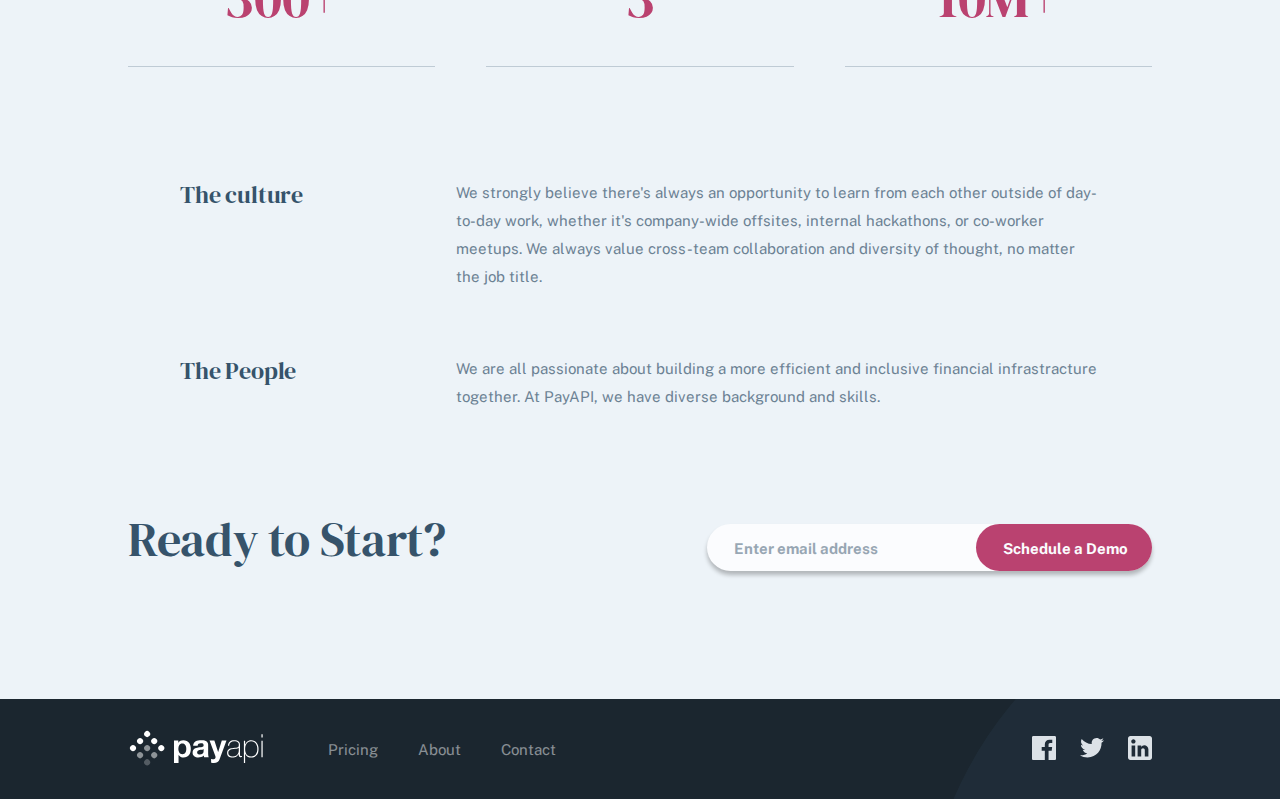
<file: about.html>
<!DOCTYPE html>
<html lang="en">
<head>
    <meta charset="UTF-8">
    <meta name="viewport" content="width=device-width, initial-scale=1.0">
    <link rel="stylesheet" href="style.css">
    <link href="https://fonts.googleapis.com/css2?family=DM+Serif+Display&family=Public+Sans:wght@400;700&display=swap" rel="stylesheet">
    <title>About us</title>
</head>
<body>
      <header class="page-header">
        <div class="page-header-mask"></div>
        <nav class="header-nav page-nav">
            <a href="index.html"><img src="assets/shared/desktop/logo.svg" alt="Logo" class="logo"></a>
            <img src="assets/shared/mobile/menu.svg" alt="Menu icon" id="menu-btn" class="menu-icon">
           
             <div id="menu" class="nav-menu">
                <img src="assets/shared/mobile/close.svg" alt="close icon" id="close-btn" class="close-icon">
                <div class="menu-break"></div>
                <ul class="nav-list">
                  <li><a href="pricing.html">Pricing</a></li>
                  <li><a href="about.html">About</a></li>
                  <li><a href="contact.html">Contact</a></li>
               </ul>
               <div class="demo">
                  <button class=" nav-btn">Schedule a Demo</button>
               </div>
            </div>
            
        </nav>
    </header>
    <main>
      <section class="about-intro">
         <div class="about-mask"></div>
        <div class="heading-container">
           <h1 class="about-heading">We empower innovators by delivering access to the financial system</h2>
        </div>
        <div class="vision">
            <h2>Our vision</h3>
            <p>Our main goal is to build beautiful consumer experiences along  with developer friendly infrastracture. The results is an intelligent tool that gives everyone  the ability to create amazing products  that solve big problems. We are deeply focused on democratizing financial services through technology.</p>
        </div>

        <div class="business">
            <h2>Our business</h3>
            <p>At the core of our platform  is the technical infrastracture APIs that connect consumers. Our innovators product provides key insights for business and individuals, as well as robust reporting for traditional financial institutions and developers.</p>
        </div>
        <picture>
            <source media="(min-width: 1024px)" srcset="assets/about/desktop/image-team-members.jpg">
            <source media="(min-width: 768px)" srcset="assets/about/tablet/image-team-members.jpg">
            <img src="assets/about/mobile/image-team-members.jpg" alt="team members working together in a  restaurant setting">
        </picture>
      </section>
      <section class="capacity">
        <div class="line-break upper-break"></div>
         <div class="stats">

          <div class="no-members">
            <div class="break"></div>
            <p>Team Members</p>
            <p class="numbers">300+</p>
            <div class="break"></div>
          </div>

          <div class="us-offices">
            <div class="break"></div>
            <p>Offices in the US</p>
            <p class="numbers">3</p>
            <div class="break"></div>
          </div>

         <div class="transactions">
            <div class="break"></div>
            <p>Transactions Analyzed</p>
            <p class="numbers">10M+</p>
            <div class="break"></div>
         </div>

        </div>
        <div class="line-break"></div>
      </section>

   

      <section class="culture">
        <h2>The culture</h2>
        <p>We strongly believe there's always an opportunity to learn from each other outside of day-to-day work, whether it's company-wide offsites, internal hackathons, or co-worker meetups. We always value cross-team collaboration and diversity of thought, no matter the job title.</p>
      </section>

      <section class="people">
        <h2>The People</h2>
        <p>We are all passionate about building a more efficient and inclusive financial infrastracture together. At PayAPI, we have diverse background and skills.</p>
      </section>

       <section class="start-container">
            <h2>Ready to Start?</h2>
            <form action="">
                <input type="email" placeholder="Enter email address" required class="email-input">
                <button class="demo-btn">Schedule a Demo</button>
            </form>
        </section>
   <footer>
      <div class="footer-section">
        <div class="footer-mask"></div>
         <a href="index.html">  
            <svg width="135" height="38" xmlns="http://www.w3.org/2000/svg"><g fill="#ffffff" fill-rule="evenodd"><path d="M50.544 33.934v-7.84h.064a5.36 5.36 0 002.128 1.84c.864.416 1.808.624 2.832.624 1.216 0 2.277-.235 3.184-.704a6.738 6.738 0 002.272-1.888 8.147 8.147 0 001.36-2.72 11.37 11.37 0 00.448-3.2c0-1.173-.15-2.299-.448-3.376-.299-1.077-.757-2.021-1.376-2.832a6.937 6.937 0 00-2.336-1.952c-.939-.49-2.059-.736-3.36-.736-1.024 0-1.963.203-2.816.608-.853.405-1.557 1.056-2.112 1.952h-.064v-2.112H46v22.336h4.544zm3.808-8.768c-.725 0-1.344-.15-1.856-.448a3.595 3.595 0 01-1.232-1.168 5.044 5.044 0 01-.672-1.68 9.192 9.192 0 01-.208-1.952c0-.683.064-1.344.192-1.984a4.98 4.98 0 01.656-1.696c.31-.49.715-.89 1.216-1.2.501-.31 1.125-.464 1.872-.464.725 0 1.339.155 1.84.464.501.31.912.715 1.232 1.216.32.501.55 1.072.688 1.712.139.64.208 1.29.208 1.952 0 .661-.064 1.312-.192 1.952-.128.64-.347 1.2-.656 1.68-.31.48-.715.87-1.216 1.168-.501.299-1.125.448-1.872.448zm15.882 3.392c1.024 0 2.027-.15 3.008-.448a5.921 5.921 0 002.56-1.568 6.52 6.52 0 00.32 1.6h4.608c-.213-.341-.363-.853-.448-1.536a17.288 17.288 0 01-.128-2.144v-8.608c0-1.003-.224-1.808-.672-2.416a4.603 4.603 0 00-1.728-1.424 7.733 7.733 0 00-2.336-.688 18.543 18.543 0 00-2.528-.176c-.917 0-1.83.09-2.736.272a7.809 7.809 0 00-2.448.912 5.448 5.448 0 00-1.792 1.696c-.47.704-.736 1.59-.8 2.656h4.544c.085-.896.384-1.536.896-1.92.512-.384 1.216-.576 2.112-.576.405 0 .784.027 1.136.08.352.053.661.16.928.32s.48.384.64.672c.16.288.24.677.24 1.168.021.47-.117.827-.416 1.072-.299.245-.704.432-1.216.56-.512.128-1.099.224-1.76.288-.661.064-1.333.15-2.016.256-.683.107-1.36.25-2.032.432a5.735 5.735 0 00-1.792.816c-.523.363-.95.848-1.28 1.456-.33.608-.496 1.381-.496 2.32 0 .853.144 1.59.432 2.208a4.17 4.17 0 001.2 1.536c.512.405 1.11.704 1.792.896a8.127 8.127 0 002.208.288zm1.696-3.008c-.363 0-.715-.032-1.056-.096a2.566 2.566 0 01-.896-.336 1.717 1.717 0 01-.608-.656c-.15-.277-.224-.619-.224-1.024 0-.427.075-.779.224-1.056.15-.277.347-.507.592-.688a2.98 2.98 0 01.864-.432c.33-.107.667-.192 1.008-.256.363-.064.725-.117 1.088-.16.363-.043.71-.096 1.04-.16.33-.064.64-.144.928-.24.288-.096.528-.23.72-.4v1.696c0 .256-.027.597-.08 1.024a3.428 3.428 0 01-.432 1.264c-.235.416-.597.773-1.088 1.072-.49.299-1.184.448-2.08.448zm13.962 8.384c1.557 0 2.773-.288 3.648-.864.874-.576 1.557-1.536 2.048-2.88L98.5 11.598h-4.704L90.18 22.926h-.064l-3.744-11.328H81.54l5.792 15.52c.128.32.192.661.192 1.024 0 .49-.144.939-.432 1.344-.288.405-.731.64-1.328.704-.448.021-.896.01-1.344-.032-.448-.043-.886-.085-1.312-.128v3.744c.469.043.933.08 1.392.112.458.032.922.048 1.392.048zm18.698-5.408c.789 0 1.514-.096 2.176-.288a6.581 6.581 0 001.776-.8c.522-.341.965-.73 1.328-1.168.362-.437.64-.901.832-1.392h.064v.864c0 .341.026.656.08.944.053.288.154.539.304.752.149.213.368.384.656.512.288.128.677.192 1.168.192.34 0 .672-.043.992-.128V26.99a5.835 5.835 0 01-.896.096c-.278 0-.491-.059-.64-.176a.961.961 0 01-.32-.464 2.357 2.357 0 01-.112-.64c-.011-.235-.016-.47-.016-.704v-9.568c0-1.259-.454-2.277-1.36-3.056-.907-.779-2.352-1.168-4.336-1.168-1.984 0-3.515.453-4.592 1.36-1.078.907-1.66 2.267-1.744 4.08h1.216c.085-1.472.58-2.57 1.488-3.296.906-.725 2.096-1.088 3.568-1.088.832 0 1.536.085 2.112.256.576.17 1.045.405 1.408.704.362.299.629.64.8 1.024.17.384.256.8.256 1.248 0 .576-.032 1.056-.096 1.44a1.64 1.64 0 01-.48.944c-.256.245-.635.437-1.136.576-.502.139-1.19.24-2.064.304l-1.888.16c-.662.064-1.35.17-2.064.32-.715.15-1.366.4-1.952.752a4.367 4.367 0 00-1.456 1.44c-.384.608-.576 1.392-.576 2.352 0 1.579.48 2.747 1.44 3.504.96.757 2.314 1.136 4.064 1.136zm.032-1.056c-1.344 0-2.4-.293-3.168-.88-.768-.587-1.152-1.488-1.152-2.704 0-.768.149-1.392.448-1.872.298-.48.688-.859 1.168-1.136a5.213 5.213 0 011.616-.592 20.778 20.778 0 011.792-.272l2.048-.192a16.93 16.93 0 002.032-.288c.608-.128 1.06-.373 1.36-.736v3.072c0 .213-.06.624-.176 1.232-.118.608-.39 1.237-.816 1.888-.427.65-1.046 1.227-1.856 1.728-.811.501-1.91.752-3.296.752zm12.49 6.56v-9.312h.063c.491 1.344 1.27 2.315 2.336 2.912 1.067.597 2.283.896 3.648.896 1.26 0 2.352-.213 3.28-.64a6.254 6.254 0 002.304-1.776c.608-.757 1.062-1.659 1.36-2.704.3-1.045.448-2.197.448-3.456 0-1.152-.149-2.25-.448-3.296-.298-1.045-.752-1.963-1.36-2.752a6.651 6.651 0 00-2.304-1.888c-.928-.47-2.02-.704-3.28-.704-.896 0-1.69.139-2.384.416a6.39 6.39 0 00-1.776 1.04c-.49.416-.885.87-1.184 1.36-.298.49-.512.939-.64 1.344h-.064v-3.776h-1.216V34.03h1.216zm6.047-6.56c-1.152 0-2.117-.208-2.896-.624a5.008 5.008 0 01-1.856-1.664c-.458-.693-.784-1.493-.976-2.4a13.637 13.637 0 01-.288-2.832c0-.981.107-1.925.32-2.832a7.152 7.152 0 011.04-2.416 5.407 5.407 0 011.872-1.696c.768-.427 1.696-.64 2.784-.64 1.11 0 2.054.219 2.832.656a5.599 5.599 0 011.904 1.728c.491.715.854 1.525 1.088 2.432.235.907.352 1.83.352 2.768 0 1.024-.122 1.99-.368 2.896-.245.907-.618 1.701-1.12 2.384a5.487 5.487 0 01-1.92 1.632c-.778.405-1.7.608-2.768.608zm11.498-18.88V5.294h-1.216V8.59h1.216zm0 19.552V11.694h-1.216v16.448h1.216z"   fill-rule="nonzero"/><g><circle transform="rotate(45 19.142 5)" cx="19.142" cy="5" r="3"/><circle transform="rotate(45 26.213 12.071)" cx="26.213" cy="12.071" r="3"/><circle transform="rotate(45 33.284 19.142)" cx="33.284" cy="19.142" r="3"/><circle transform="rotate(45 12.071 12.071)" cx="12.071" cy="12.071" r="3"/><circle opacity=".5" transform="rotate(45 19.142 19.142)" cx="19.142" cy="19.142" r="3"/><circle opacity=".5" transform="rotate(45 26.213 26.213)" cx="26.213" cy="26.213" r="3"/><circle transform="rotate(45 5 19.142)" cx="5" cy="19.142" r="3"/><circle opacity=".5" transform="rotate(45 12.071 26.213)" cx="12.071" cy="26.213" r="3"/><circle opacity=".25" transform="rotate(45 19.142 33.284)" cx="19.142" cy="33.284" r="3"/></g></g></svg>
         </a>
          <nav aria-label="Footer Navigation" class="footer-nav">
           <ul>
                <li><a href="pricing.html">Pricing</a></li>
                <li><a href="about.html">About</a></li>
                <li><a href="contact.html">Contact</a></li>
            </ul>
          </nav>
          <ul class="social-media-links">
            <li>
                <a href="/">
                   <svg width="24" height="24" xmlns="http://www.w3.org/2000/svg">
                      <path d="M22.675 0H1.325C.593 0 0 .593 0 1.325v21.351C0 23.407.593 24 1.325 24H12.82v-9.294H9.692v-3.622h3.128V8.413c0-3.1 1.893-4.788 4.659-4.788 1.325 0 2.463.099 2.795.143v3.24l-1.918.001c-1.504 0-1.795.715-1.795 1.763v2.313h3.587l-.467 3.622h-3.12V24h6.116c.73 0 1.323-.593 1.323-1.325V1.325C24 .593 23.407 0 22.675 0z" fill="currentColor" fill-rule="nonzero"/>
                   </svg>                   
                </a>
            </li>

            <li> 
                <a href="/">
                 <svg width="24" height="24" viewBox="0 0 24 20" fill="none" xmlns="http://www.w3.org/2000/svg">
                   <path d="M24 2.309C23.117 2.701 22.168 2.965 21.172 3.084C22.189 2.475 22.97 1.51 23.337 0.36C22.386 0.924 21.332 1.334 20.21 1.555C19.313 0.598 18.032 0 16.616 0C13.437 0 11.101 2.966 11.819 6.045C7.728 5.84 4.1 3.88 1.671 0.901C0.381 3.114 1.002 6.009 3.194 7.475C2.388 7.449 1.628 7.228 0.965 6.859C0.911 9.14 2.546 11.274 4.914 11.749C4.221 11.937 3.462 11.981 2.69 11.833C3.316 13.789 5.134 15.212 7.29 15.252C5.22 16.875 2.612 17.6 0 17.292C2.179 18.689 4.768 19.504 7.548 19.504C16.69 19.504 21.855 11.783 21.543 4.858C22.505 4.163 23.34 3.296 24 2.309Z" fill="currentColor"/>
                </svg>

                </a>
            </li>

            <li>
                <a href="/">
                     <svg width="24" height="24" xmlns="http://www.w3.org/2000/svg">
                         <path d="M21.6 0H2.4C1.08 0 0 1.08 0 2.4v19.2C0 22.92 1.08 24 2.4 24h19.2c1.32 0 2.4-1.08 2.4-2.4V2.4C24 1.08 22.92 0 21.6 0zM7.2 20.4H3.6V9.6h3.6v10.8zM5.4 7.56c-1.2 0-2.16-.96-2.16-2.16 0-1.2.96-2.16 2.16-2.16 1.2 0 2.16.96 2.16 2.16 0 1.2-.96 2.16-2.16 2.16zm15 12.84h-3.6v-6.36c0-.96-.84-1.8-1.8-1.8-.96 0-1.8.84-1.8 1.8v6.36H9.6V9.6h3.6v1.44c.6-.96 1.92-1.68 3-1.68 2.28 0 4.2 1.92 4.2 4.2v6.84z" fill="currentColor" fill-rule="nonzero"/>
                      </svg>
                </a>
            </li>
          
            
        </ul>
      </div>
    </footer>
    <script src="script.js"></script>
</body>
</html>
</file>
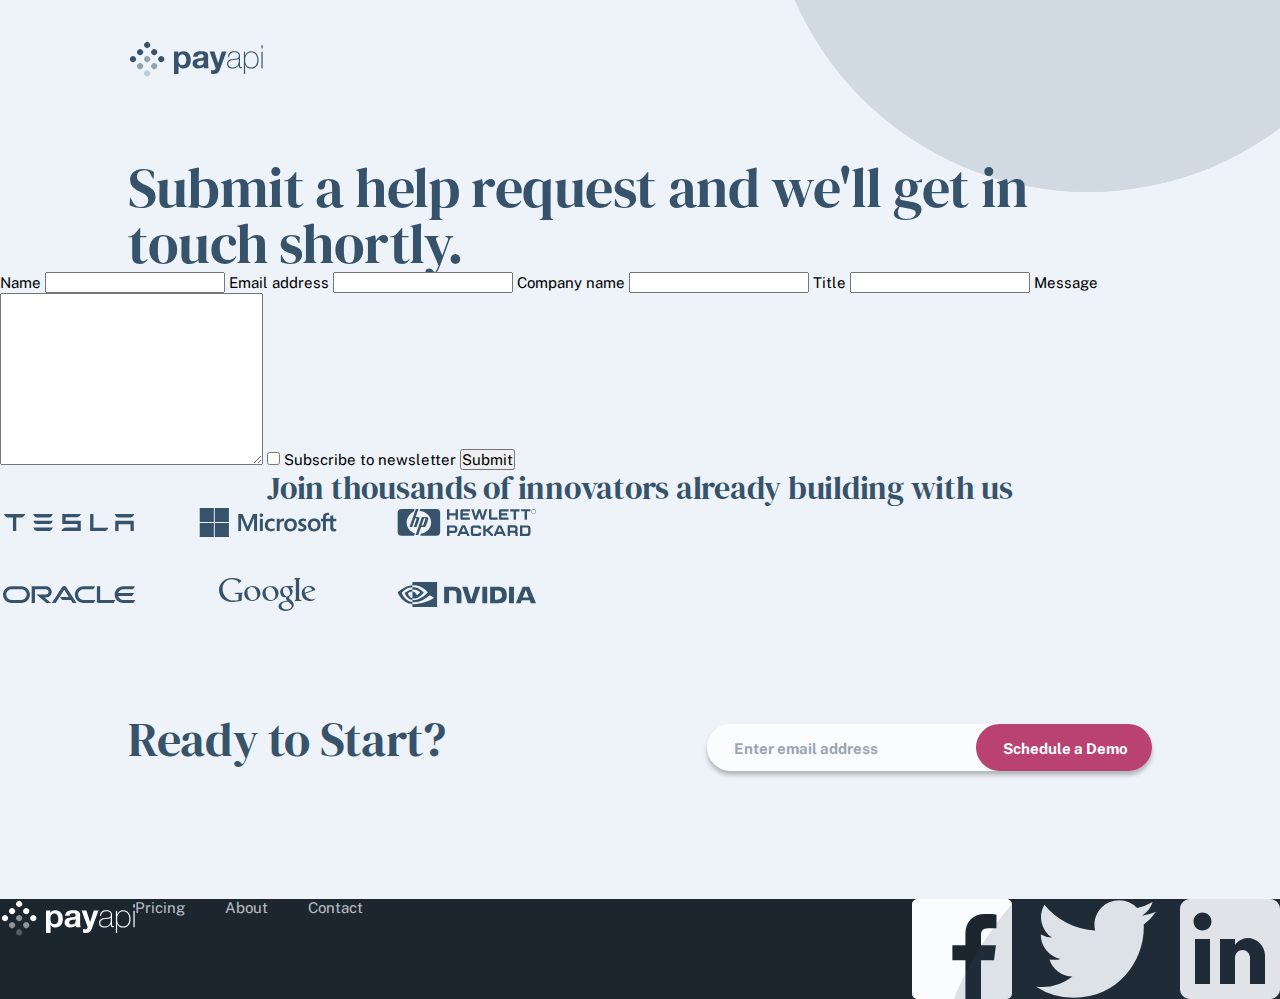
<file: contact.html>
<!DOCTYPE html>
<html lang="en">
<head>
    <meta charset="UTF-8">
    <meta name="viewport" content="width=device-width, initial-scale=1.0">
    <link rel="stylesheet" href="style.css">
    <link href="https://fonts.googleapis.com/css2?family=DM+Serif+Display&family=Public+Sans:wght@400;700&display=swap" rel="stylesheet">
    <title>Document</title>
</head>
<body>
    <header class="page-header">
        <div class="page-header-mask"></div>
        <nav class="header-nav page-nav">
            <img src="assets/shared/desktop/logo.svg" alt="Logo" class="logo">
            <img src="assets/shared/mobile/menu.svg" alt="Menu icon" class="menu-icon">
        </nav>
    </header>
    <main>
        <h1>Submit a help request and we'll get in touch shortly.</h1>
        <form action="">
            <label for="name">Name</label>
            <input type="text" id="name" name="name">

            <label for="email">Email address</label>
            <input type="email" id="email" name="email">

            <label for="companyName">Company name</label>
            <input type="text" name="companyName" id="companyName">

            <label for="title">Title</label>
            <input type="text" name="title" id="title">

            <label for="message">Message</label>
            <textarea name="message" id="message" cols="30" rows="10"></textarea>

            <label>
                <input type="checkbox" name="subscribe">
                Subscribe to  newsletter
            </label>
            <button>Submit</button>
        </form>
        <section class="">
            <h2>Join thousands of innovators already building with us</h2>
             <div class="partners-logos">
                <img src="assets/shared/desktop/tesla.svg" alt="tesla logo">
                <img src="assets/shared/desktop/microsoft.svg" alt="microsoft logo">
                <img src="assets/shared/desktop/hewlett-packard.svg" alt="hewlett-packard logo">
                <img src="assets/shared/desktop/oracle.svg" alt="oracle logo">
                <img src="assets/shared/desktop/google.svg" alt="google logo">
                <img src="assets/shared/desktop/nvidia.svg" alt="nvidia logo">
         </div>
        </section>
        <section class="start-container">
            <h2>Ready to Start?</h2>
            <form action="">
                <input type="email" placeholder="Enter email address" required class="email-input">
                <button class="demo-btn">Schedule a Demo</button>
            </form>
        </section>
    </main>
    <footer>
        <div class="footer-mask"></div>
          <svg width="135" height="38" xmlns="http://www.w3.org/2000/svg"><g fill="#ffffff" fill-rule="evenodd"><path d="M50.544 33.934v-7.84h.064a5.36 5.36 0 002.128 1.84c.864.416 1.808.624 2.832.624 1.216 0 2.277-.235 3.184-.704a6.738 6.738 0 002.272-1.888 8.147 8.147 0 001.36-2.72 11.37 11.37 0 00.448-3.2c0-1.173-.15-2.299-.448-3.376-.299-1.077-.757-2.021-1.376-2.832a6.937 6.937 0 00-2.336-1.952c-.939-.49-2.059-.736-3.36-.736-1.024 0-1.963.203-2.816.608-.853.405-1.557 1.056-2.112 1.952h-.064v-2.112H46v22.336h4.544zm3.808-8.768c-.725 0-1.344-.15-1.856-.448a3.595 3.595 0 01-1.232-1.168 5.044 5.044 0 01-.672-1.68 9.192 9.192 0 01-.208-1.952c0-.683.064-1.344.192-1.984a4.98 4.98 0 01.656-1.696c.31-.49.715-.89 1.216-1.2.501-.31 1.125-.464 1.872-.464.725 0 1.339.155 1.84.464.501.31.912.715 1.232 1.216.32.501.55 1.072.688 1.712.139.64.208 1.29.208 1.952 0 .661-.064 1.312-.192 1.952-.128.64-.347 1.2-.656 1.68-.31.48-.715.87-1.216 1.168-.501.299-1.125.448-1.872.448zm15.882 3.392c1.024 0 2.027-.15 3.008-.448a5.921 5.921 0 002.56-1.568 6.52 6.52 0 00.32 1.6h4.608c-.213-.341-.363-.853-.448-1.536a17.288 17.288 0 01-.128-2.144v-8.608c0-1.003-.224-1.808-.672-2.416a4.603 4.603 0 00-1.728-1.424 7.733 7.733 0 00-2.336-.688 18.543 18.543 0 00-2.528-.176c-.917 0-1.83.09-2.736.272a7.809 7.809 0 00-2.448.912 5.448 5.448 0 00-1.792 1.696c-.47.704-.736 1.59-.8 2.656h4.544c.085-.896.384-1.536.896-1.92.512-.384 1.216-.576 2.112-.576.405 0 .784.027 1.136.08.352.053.661.16.928.32s.48.384.64.672c.16.288.24.677.24 1.168.021.47-.117.827-.416 1.072-.299.245-.704.432-1.216.56-.512.128-1.099.224-1.76.288-.661.064-1.333.15-2.016.256-.683.107-1.36.25-2.032.432a5.735 5.735 0 00-1.792.816c-.523.363-.95.848-1.28 1.456-.33.608-.496 1.381-.496 2.32 0 .853.144 1.59.432 2.208a4.17 4.17 0 001.2 1.536c.512.405 1.11.704 1.792.896a8.127 8.127 0 002.208.288zm1.696-3.008c-.363 0-.715-.032-1.056-.096a2.566 2.566 0 01-.896-.336 1.717 1.717 0 01-.608-.656c-.15-.277-.224-.619-.224-1.024 0-.427.075-.779.224-1.056.15-.277.347-.507.592-.688a2.98 2.98 0 01.864-.432c.33-.107.667-.192 1.008-.256.363-.064.725-.117 1.088-.16.363-.043.71-.096 1.04-.16.33-.064.64-.144.928-.24.288-.096.528-.23.72-.4v1.696c0 .256-.027.597-.08 1.024a3.428 3.428 0 01-.432 1.264c-.235.416-.597.773-1.088 1.072-.49.299-1.184.448-2.08.448zm13.962 8.384c1.557 0 2.773-.288 3.648-.864.874-.576 1.557-1.536 2.048-2.88L98.5 11.598h-4.704L90.18 22.926h-.064l-3.744-11.328H81.54l5.792 15.52c.128.32.192.661.192 1.024 0 .49-.144.939-.432 1.344-.288.405-.731.64-1.328.704-.448.021-.896.01-1.344-.032-.448-.043-.886-.085-1.312-.128v3.744c.469.043.933.08 1.392.112.458.032.922.048 1.392.048zm18.698-5.408c.789 0 1.514-.096 2.176-.288a6.581 6.581 0 001.776-.8c.522-.341.965-.73 1.328-1.168.362-.437.64-.901.832-1.392h.064v.864c0 .341.026.656.08.944.053.288.154.539.304.752.149.213.368.384.656.512.288.128.677.192 1.168.192.34 0 .672-.043.992-.128V26.99a5.835 5.835 0 01-.896.096c-.278 0-.491-.059-.64-.176a.961.961 0 01-.32-.464 2.357 2.357 0 01-.112-.64c-.011-.235-.016-.47-.016-.704v-9.568c0-1.259-.454-2.277-1.36-3.056-.907-.779-2.352-1.168-4.336-1.168-1.984 0-3.515.453-4.592 1.36-1.078.907-1.66 2.267-1.744 4.08h1.216c.085-1.472.58-2.57 1.488-3.296.906-.725 2.096-1.088 3.568-1.088.832 0 1.536.085 2.112.256.576.17 1.045.405 1.408.704.362.299.629.64.8 1.024.17.384.256.8.256 1.248 0 .576-.032 1.056-.096 1.44a1.64 1.64 0 01-.48.944c-.256.245-.635.437-1.136.576-.502.139-1.19.24-2.064.304l-1.888.16c-.662.064-1.35.17-2.064.32-.715.15-1.366.4-1.952.752a4.367 4.367 0 00-1.456 1.44c-.384.608-.576 1.392-.576 2.352 0 1.579.48 2.747 1.44 3.504.96.757 2.314 1.136 4.064 1.136zm.032-1.056c-1.344 0-2.4-.293-3.168-.88-.768-.587-1.152-1.488-1.152-2.704 0-.768.149-1.392.448-1.872.298-.48.688-.859 1.168-1.136a5.213 5.213 0 011.616-.592 20.778 20.778 0 011.792-.272l2.048-.192a16.93 16.93 0 002.032-.288c.608-.128 1.06-.373 1.36-.736v3.072c0 .213-.06.624-.176 1.232-.118.608-.39 1.237-.816 1.888-.427.65-1.046 1.227-1.856 1.728-.811.501-1.91.752-3.296.752zm12.49 6.56v-9.312h.063c.491 1.344 1.27 2.315 2.336 2.912 1.067.597 2.283.896 3.648.896 1.26 0 2.352-.213 3.28-.64a6.254 6.254 0 002.304-1.776c.608-.757 1.062-1.659 1.36-2.704.3-1.045.448-2.197.448-3.456 0-1.152-.149-2.25-.448-3.296-.298-1.045-.752-1.963-1.36-2.752a6.651 6.651 0 00-2.304-1.888c-.928-.47-2.02-.704-3.28-.704-.896 0-1.69.139-2.384.416a6.39 6.39 0 00-1.776 1.04c-.49.416-.885.87-1.184 1.36-.298.49-.512.939-.64 1.344h-.064v-3.776h-1.216V34.03h1.216zm6.047-6.56c-1.152 0-2.117-.208-2.896-.624a5.008 5.008 0 01-1.856-1.664c-.458-.693-.784-1.493-.976-2.4a13.637 13.637 0 01-.288-2.832c0-.981.107-1.925.32-2.832a7.152 7.152 0 011.04-2.416 5.407 5.407 0 011.872-1.696c.768-.427 1.696-.64 2.784-.64 1.11 0 2.054.219 2.832.656a5.599 5.599 0 011.904 1.728c.491.715.854 1.525 1.088 2.432.235.907.352 1.83.352 2.768 0 1.024-.122 1.99-.368 2.896-.245.907-.618 1.701-1.12 2.384a5.487 5.487 0 01-1.92 1.632c-.778.405-1.7.608-2.768.608zm11.498-18.88V5.294h-1.216V8.59h1.216zm0 19.552V11.694h-1.216v16.448h1.216z"   fill-rule="nonzero"/><g><circle transform="rotate(45 19.142 5)" cx="19.142" cy="5" r="3"/><circle transform="rotate(45 26.213 12.071)" cx="26.213" cy="12.071" r="3"/><circle transform="rotate(45 33.284 19.142)" cx="33.284" cy="19.142" r="3"/><circle transform="rotate(45 12.071 12.071)" cx="12.071" cy="12.071" r="3"/><circle opacity=".5" transform="rotate(45 19.142 19.142)" cx="19.142" cy="19.142" r="3"/><circle opacity=".5" transform="rotate(45 26.213 26.213)" cx="26.213" cy="26.213" r="3"/><circle transform="rotate(45 5 19.142)" cx="5" cy="19.142" r="3"/><circle opacity=".5" transform="rotate(45 12.071 26.213)" cx="12.071" cy="26.213" r="3"/><circle opacity=".25" transform="rotate(45 19.142 33.284)" cx="19.142" cy="33.284" r="3"/></g></g></svg>
          <nav aria-label="Footer Navigation" class="footer-nav">
            <ul>
                <li>Pricing</li>
                <li>About</li>
                <li>Contact</li>
            </ul>
          </nav>
          <div class="social-media-links">
            <img src="assets/shared/desktop/facebook.svg" alt="facebook icon">
            <img src="assets/shared/desktop/twitter.svg" alt="twitter icon">
            <img src="assets/shared/desktop/linkedin.svg" alt="linkedin icon">  
        </div>
        
    </footer>
</body>
</html>
</file>
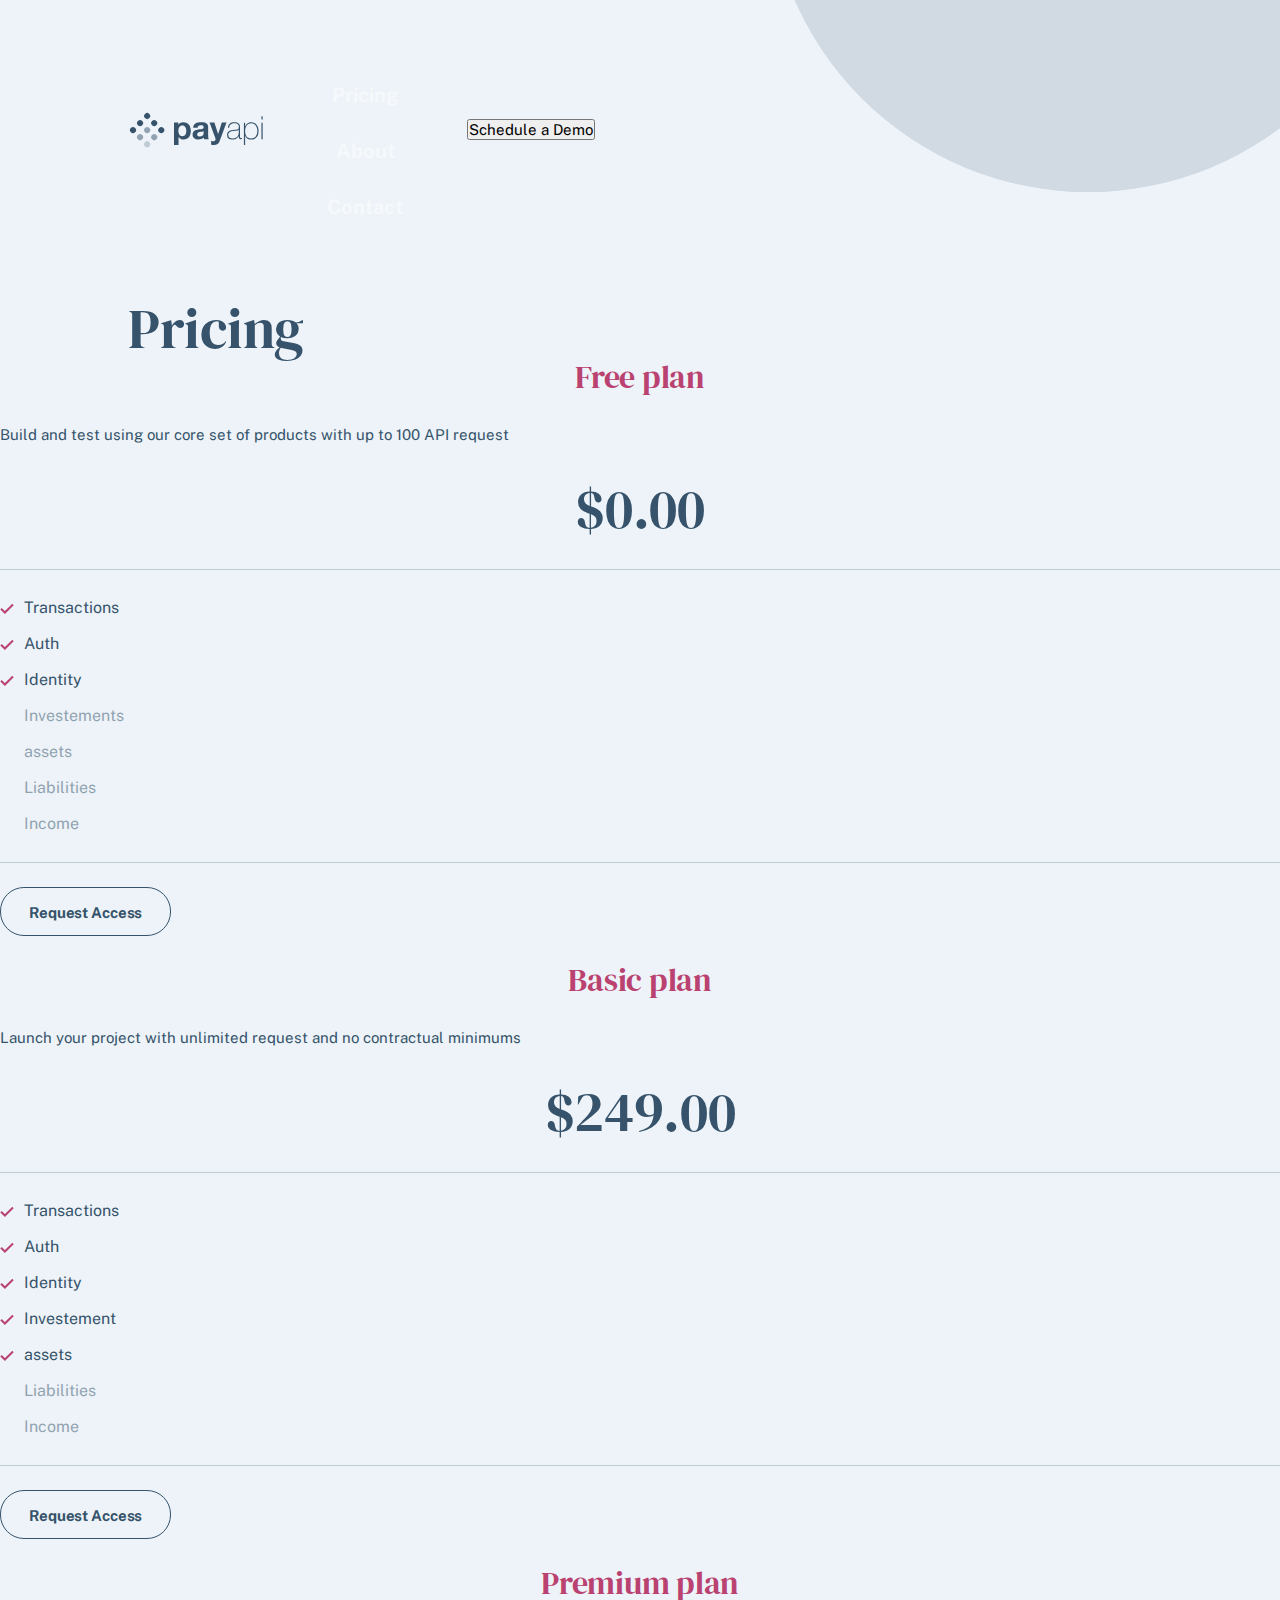
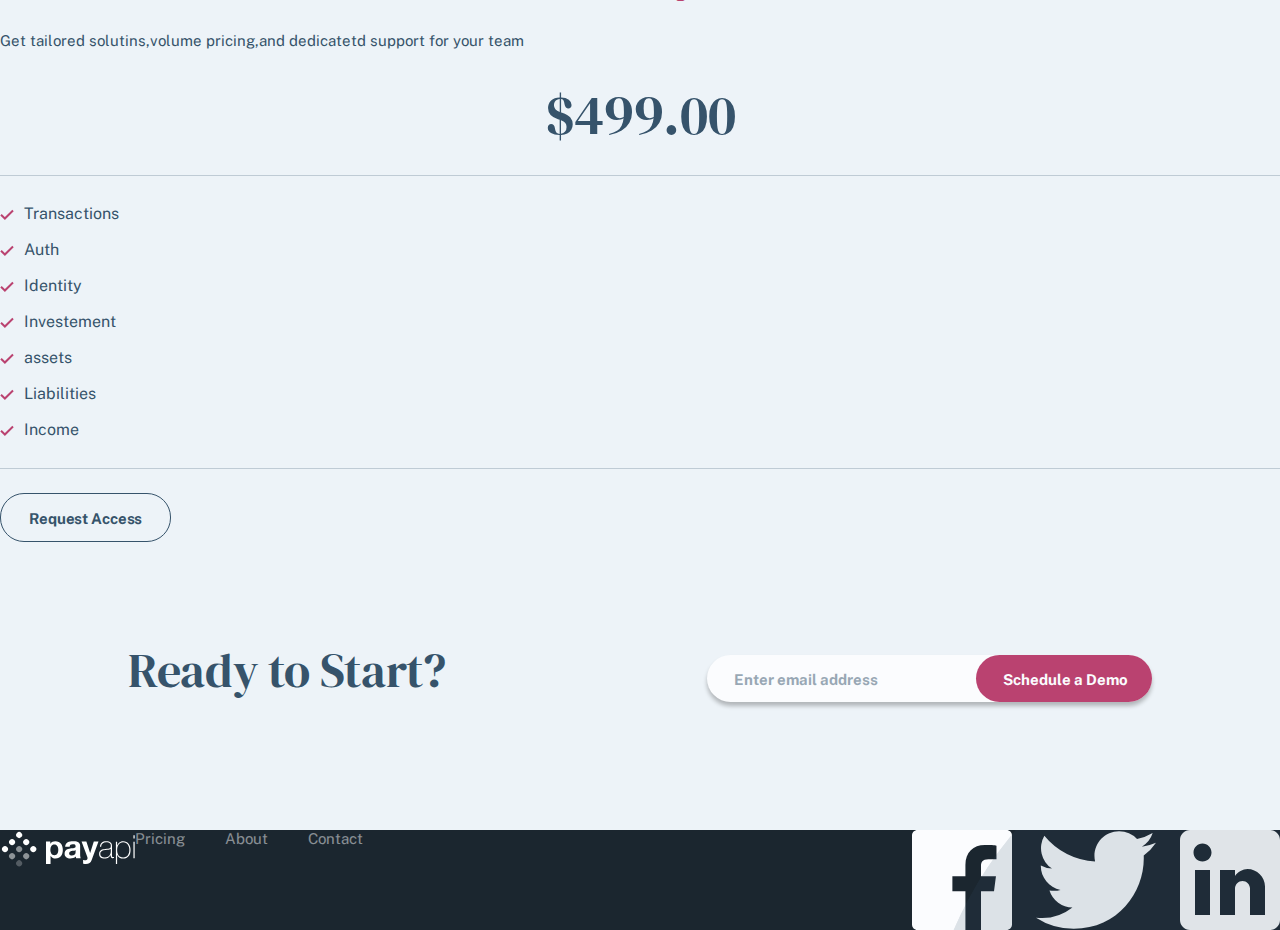
<file: pricing.html>
<!DOCTYPE html>
<html lang="en">
<head>
    <meta charset="UTF-8">
    <meta name="viewport" content="width=device-width, initial-scale=1.0">
    <link rel="stylesheet" href="style.css">
    <link href="https://fonts.googleapis.com/css2?family=DM+Serif+Display&family=Public+Sans:wght@400;700&display=swap" rel="stylesheet">

    <title>Document</title>
</head>
<body>
    <header class="page-header">
        <div class="page-header-mask"></div>
        <nav class="header-nav page-nav">
           <a href="index.html"><img src="assets/shared/desktop/logo.svg" alt="Logo" class="logo"></a>
            <img src="assets/shared/mobile/menu.svg" alt="Menu icon" class="menu-icon">
            <ul class="nav-list">
                <li><a href="pricing.html">Pricing</a></li>
                <li><a href="about.html">About</a></li>
                <li><a href="contact.html">Contact</a></li>
            </ul>
            <button class=" nav-btn">Schedule a Demo</button>
        </nav>
    </header>
    <main>
        <h1>Pricing</h1>
        <section class="free-plan">
            <h2 class="subscription">Free plan</h2>
            <p class="offer-plan">Build and test using our core  set of products with up to 100 API request</p>
            <p class="amount">$0.00</p>
            <div class="line-break"></div>
            <div class="benefits">
                 <div class="allowed">
                    <img src="assets/shared/desktop/icon-check.svg" alt="a check icon">
                    <p>Transactions</p>
                 </div>

                  <div class="allowed">
                    <img src="assets/shared/desktop/icon-check.svg" alt="a check icon">
                    <p>Auth</p>
                 </div>

                  <div class="allowed">
                    <img src="assets/shared/desktop/icon-check.svg" alt="a check icon">
                    <p>Identity</p>
                  </div>

                  <div class="locked">
                    <img src="assets/shared/desktop/icon-check.svg" alt="a check icon">
                    <p>Investements</p>
                  </div>

                   <div class="locked">
                    <img src="assets/shared/desktop/icon-check.svg" alt="a check icon">
                    <p>assets</p>
                  </div>

                   <div class="locked">
                    <img src="assets/shared/desktop/icon-check.svg" alt="a check icon">
                    <p>Liabilities</p>
                  </div>

                   <div class="locked">
                    <img src="assets/shared/desktop/icon-check.svg" alt="a check icon">
                    <p>Income</p>
                  </div>
            </div>
         <div class="line-break"></div>
         <button class="access-btn">Request Access</button>
        </section>
        
        <section class="basic-plan">
          <h2 class="subscription">Basic plan</h2>
          <p class="offer-plan">Launch your project with unlimited request and no contractual minimums</p>
          <p class="amount">$249.00</p>
          <div class="line-break"></div>
          <div class="benefits">
                 <div class="allowed">
                    <img src="assets/shared/desktop/icon-check.svg" alt="a check icon">
                    <p>Transactions</p>
                 </div>

                  <div class="allowed">
                    <img src="assets/shared/desktop/icon-check.svg" alt="a check icon">
                    <p>Auth</p>
                 </div>

                  <div class="allowed">
                    <img src="assets/shared/desktop/icon-check.svg" alt="a check icon">
                    <p>Identity</p>
                  </div>

                  <div class="allowed">
                    <img src="assets/shared/desktop/icon-check.svg" alt="a check icon">
                    <p>Investement</p>
                  </div>

                   <div class="allowed">
                     <img src="assets/shared/desktop/icon-check.svg" alt="a check icon">
                     <p>assets</p>
                  </div>

                   <div class="locked">
                    <img src="assets/shared/desktop/icon-check.svg" alt="a check icon">
                    <p>Liabilities</p>
                  </div>

                   <div class="locked">
                    <img src="assets/shared/desktop/icon-check.svg" alt="a check icon">
                    <p>Income</p>
                  </div>
          </div>
          <div class="line-break"></div>
          <button class="access-btn">Request Access</button>
        </section>

         <section class="premium-plan">
          <h2 class="subscription">Premium plan</h2>
          <p class="offer-plan">Get tailored solutins,volume pricing,and dedicatetd support for your team</p>
          <p class="amount">$499.00</p>
          <div class="line-break"></div>
          <div class="benefits">
                 <div class="allowed">
                    <img src="assets/shared/desktop/icon-check.svg" alt="a check icon">
                    <p>Transactions</p>
                 </div>

                  <div class="allowed">
                    <img src="assets/shared/desktop/icon-check.svg" alt="a check icon">
                    <p>Auth</p>
                 </div>

                  <div class="allowed">
                    <img src="assets/shared/desktop/icon-check.svg" alt="a check icon">
                    <p>Identity</p>
                  </div>

                  <div class="allowed">
                    <img src="assets/shared/desktop/icon-check.svg" alt="a check icon">
                    <p>Investement</p>
                  </div>

                   <div class="allowed">
                     <img src="assets/shared/desktop/icon-check.svg" alt="a check icon">
                     <p>assets</p>
                  </div>

                   <div class="allowed">
                    <img src="assets/shared/desktop/icon-check.svg" alt="a check icon">
                    <p>Liabilities</p>
                  </div>

                   <div class="allowed">
                    <img src="assets/shared/desktop/icon-check.svg" alt="a check icon">
                    <p>Income</p>
                  </div>
          </div>
          <div class="line-break"></div>
          <button class="access-btn">Request Access</button>
        </section>

         <section class="start-container">
            <h2>Ready to Start?</h2>
            <form action="">
                <input type="email" placeholder="Enter email address" required class="email-input">
                <button class="demo-btn">Schedule a Demo</button>
            </form>
        </section>
    </main>
   <footer>
        <div class="footer-mask"></div>
         <a href="index.html">  
            <svg width="135" height="38" xmlns="http://www.w3.org/2000/svg"><g fill="#ffffff" fill-rule="evenodd"><path d="M50.544 33.934v-7.84h.064a5.36 5.36 0 002.128 1.84c.864.416 1.808.624 2.832.624 1.216 0 2.277-.235 3.184-.704a6.738 6.738 0 002.272-1.888 8.147 8.147 0 001.36-2.72 11.37 11.37 0 00.448-3.2c0-1.173-.15-2.299-.448-3.376-.299-1.077-.757-2.021-1.376-2.832a6.937 6.937 0 00-2.336-1.952c-.939-.49-2.059-.736-3.36-.736-1.024 0-1.963.203-2.816.608-.853.405-1.557 1.056-2.112 1.952h-.064v-2.112H46v22.336h4.544zm3.808-8.768c-.725 0-1.344-.15-1.856-.448a3.595 3.595 0 01-1.232-1.168 5.044 5.044 0 01-.672-1.68 9.192 9.192 0 01-.208-1.952c0-.683.064-1.344.192-1.984a4.98 4.98 0 01.656-1.696c.31-.49.715-.89 1.216-1.2.501-.31 1.125-.464 1.872-.464.725 0 1.339.155 1.84.464.501.31.912.715 1.232 1.216.32.501.55 1.072.688 1.712.139.64.208 1.29.208 1.952 0 .661-.064 1.312-.192 1.952-.128.64-.347 1.2-.656 1.68-.31.48-.715.87-1.216 1.168-.501.299-1.125.448-1.872.448zm15.882 3.392c1.024 0 2.027-.15 3.008-.448a5.921 5.921 0 002.56-1.568 6.52 6.52 0 00.32 1.6h4.608c-.213-.341-.363-.853-.448-1.536a17.288 17.288 0 01-.128-2.144v-8.608c0-1.003-.224-1.808-.672-2.416a4.603 4.603 0 00-1.728-1.424 7.733 7.733 0 00-2.336-.688 18.543 18.543 0 00-2.528-.176c-.917 0-1.83.09-2.736.272a7.809 7.809 0 00-2.448.912 5.448 5.448 0 00-1.792 1.696c-.47.704-.736 1.59-.8 2.656h4.544c.085-.896.384-1.536.896-1.92.512-.384 1.216-.576 2.112-.576.405 0 .784.027 1.136.08.352.053.661.16.928.32s.48.384.64.672c.16.288.24.677.24 1.168.021.47-.117.827-.416 1.072-.299.245-.704.432-1.216.56-.512.128-1.099.224-1.76.288-.661.064-1.333.15-2.016.256-.683.107-1.36.25-2.032.432a5.735 5.735 0 00-1.792.816c-.523.363-.95.848-1.28 1.456-.33.608-.496 1.381-.496 2.32 0 .853.144 1.59.432 2.208a4.17 4.17 0 001.2 1.536c.512.405 1.11.704 1.792.896a8.127 8.127 0 002.208.288zm1.696-3.008c-.363 0-.715-.032-1.056-.096a2.566 2.566 0 01-.896-.336 1.717 1.717 0 01-.608-.656c-.15-.277-.224-.619-.224-1.024 0-.427.075-.779.224-1.056.15-.277.347-.507.592-.688a2.98 2.98 0 01.864-.432c.33-.107.667-.192 1.008-.256.363-.064.725-.117 1.088-.16.363-.043.71-.096 1.04-.16.33-.064.64-.144.928-.24.288-.096.528-.23.72-.4v1.696c0 .256-.027.597-.08 1.024a3.428 3.428 0 01-.432 1.264c-.235.416-.597.773-1.088 1.072-.49.299-1.184.448-2.08.448zm13.962 8.384c1.557 0 2.773-.288 3.648-.864.874-.576 1.557-1.536 2.048-2.88L98.5 11.598h-4.704L90.18 22.926h-.064l-3.744-11.328H81.54l5.792 15.52c.128.32.192.661.192 1.024 0 .49-.144.939-.432 1.344-.288.405-.731.64-1.328.704-.448.021-.896.01-1.344-.032-.448-.043-.886-.085-1.312-.128v3.744c.469.043.933.08 1.392.112.458.032.922.048 1.392.048zm18.698-5.408c.789 0 1.514-.096 2.176-.288a6.581 6.581 0 001.776-.8c.522-.341.965-.73 1.328-1.168.362-.437.64-.901.832-1.392h.064v.864c0 .341.026.656.08.944.053.288.154.539.304.752.149.213.368.384.656.512.288.128.677.192 1.168.192.34 0 .672-.043.992-.128V26.99a5.835 5.835 0 01-.896.096c-.278 0-.491-.059-.64-.176a.961.961 0 01-.32-.464 2.357 2.357 0 01-.112-.64c-.011-.235-.016-.47-.016-.704v-9.568c0-1.259-.454-2.277-1.36-3.056-.907-.779-2.352-1.168-4.336-1.168-1.984 0-3.515.453-4.592 1.36-1.078.907-1.66 2.267-1.744 4.08h1.216c.085-1.472.58-2.57 1.488-3.296.906-.725 2.096-1.088 3.568-1.088.832 0 1.536.085 2.112.256.576.17 1.045.405 1.408.704.362.299.629.64.8 1.024.17.384.256.8.256 1.248 0 .576-.032 1.056-.096 1.44a1.64 1.64 0 01-.48.944c-.256.245-.635.437-1.136.576-.502.139-1.19.24-2.064.304l-1.888.16c-.662.064-1.35.17-2.064.32-.715.15-1.366.4-1.952.752a4.367 4.367 0 00-1.456 1.44c-.384.608-.576 1.392-.576 2.352 0 1.579.48 2.747 1.44 3.504.96.757 2.314 1.136 4.064 1.136zm.032-1.056c-1.344 0-2.4-.293-3.168-.88-.768-.587-1.152-1.488-1.152-2.704 0-.768.149-1.392.448-1.872.298-.48.688-.859 1.168-1.136a5.213 5.213 0 011.616-.592 20.778 20.778 0 011.792-.272l2.048-.192a16.93 16.93 0 002.032-.288c.608-.128 1.06-.373 1.36-.736v3.072c0 .213-.06.624-.176 1.232-.118.608-.39 1.237-.816 1.888-.427.65-1.046 1.227-1.856 1.728-.811.501-1.91.752-3.296.752zm12.49 6.56v-9.312h.063c.491 1.344 1.27 2.315 2.336 2.912 1.067.597 2.283.896 3.648.896 1.26 0 2.352-.213 3.28-.64a6.254 6.254 0 002.304-1.776c.608-.757 1.062-1.659 1.36-2.704.3-1.045.448-2.197.448-3.456 0-1.152-.149-2.25-.448-3.296-.298-1.045-.752-1.963-1.36-2.752a6.651 6.651 0 00-2.304-1.888c-.928-.47-2.02-.704-3.28-.704-.896 0-1.69.139-2.384.416a6.39 6.39 0 00-1.776 1.04c-.49.416-.885.87-1.184 1.36-.298.49-.512.939-.64 1.344h-.064v-3.776h-1.216V34.03h1.216zm6.047-6.56c-1.152 0-2.117-.208-2.896-.624a5.008 5.008 0 01-1.856-1.664c-.458-.693-.784-1.493-.976-2.4a13.637 13.637 0 01-.288-2.832c0-.981.107-1.925.32-2.832a7.152 7.152 0 011.04-2.416 5.407 5.407 0 011.872-1.696c.768-.427 1.696-.64 2.784-.64 1.11 0 2.054.219 2.832.656a5.599 5.599 0 011.904 1.728c.491.715.854 1.525 1.088 2.432.235.907.352 1.83.352 2.768 0 1.024-.122 1.99-.368 2.896-.245.907-.618 1.701-1.12 2.384a5.487 5.487 0 01-1.92 1.632c-.778.405-1.7.608-2.768.608zm11.498-18.88V5.294h-1.216V8.59h1.216zm0 19.552V11.694h-1.216v16.448h1.216z"   fill-rule="nonzero"/><g><circle transform="rotate(45 19.142 5)" cx="19.142" cy="5" r="3"/><circle transform="rotate(45 26.213 12.071)" cx="26.213" cy="12.071" r="3"/><circle transform="rotate(45 33.284 19.142)" cx="33.284" cy="19.142" r="3"/><circle transform="rotate(45 12.071 12.071)" cx="12.071" cy="12.071" r="3"/><circle opacity=".5" transform="rotate(45 19.142 19.142)" cx="19.142" cy="19.142" r="3"/><circle opacity=".5" transform="rotate(45 26.213 26.213)" cx="26.213" cy="26.213" r="3"/><circle transform="rotate(45 5 19.142)" cx="5" cy="19.142" r="3"/><circle opacity=".5" transform="rotate(45 12.071 26.213)" cx="12.071" cy="26.213" r="3"/><circle opacity=".25" transform="rotate(45 19.142 33.284)" cx="19.142" cy="33.284" r="3"/></g></g></svg>
         </a>
          <nav aria-label="Footer Navigation" class="footer-nav">
           <ul>
                <li><a href="pricing.html">Pricing</a></li>
                <li><a href="about.html">About</a></li>
                <li><a href="contact.html">Contact</a></li>
            </ul>
          </nav>
          <div class="social-media-links">
            <img src="assets/shared/desktop/facebook.svg" alt="facebook icon">
            <img src="assets/shared/desktop/twitter.svg" alt="twitter icon">
            <img src="assets/shared/desktop/linkedin.svg" alt="linkedin icon">  
        </div>
        
    </footer>
</body>
</html>
</file>
<file: style.css>
/* css reset */
* {
    margin: 0;
    padding: 0;
    box-sizing: border-box;
}


html, body {
    min-height: 100dvh;
}


img, picture {
    max-width: 100%;
    display: block;
}

input, button, textarea, select {
    font: inherit;
}

p, h1, h2, h3, h4, h5, h6 {
    overflow-wrap: break-word;
}

h2 ,h1 {
    font-size: 32px;
    line-height: 36px;
    letter-spacing: -0.25px;
    color: #36536B;
    text-align: center;
}


a {
    text-decoration: none;
}
/* Body text */
body {
  font-family: 'Public Sans', sans-serif;
  font-size: 15px;
  background-color: #edf3f8;
  -webkit-font-smoothing: antialiased;
  font-weight: 400; /* normal weight for paragraphs */
}

/* Headings */
h1, h2, h3, h4, h5, h6 {
  font-family: 'DM Serif Display', serif;
  font-weight: 400; /* normal weight for headings */
}

.home-header {
    position: relative;
    overflow: hidden;
    padding-bottom: 32px;
    padding-top: 40px;
}

.header-mask {
    position: absolute;
    top: -550px;
    left: -204px;
    width: 780px;
    height: 780px;
    background-image: url(assets/shared/desktop/bg-pattern-circle.svg);
    background-repeat: no-repeat;
    background-size: cover;
    pointer-events: none;

}
/* navbar styling */
.header-nav {
    display: flex;
    margin: 0px auto;
    width: 90%;
    align-items: center;
}

.menu-icon {
    cursor: pointer;
    width: 28px;
    height: 17px;
    margin-left: auto;
}

/* responsive mobile navbar */
.nav-links,
.demo-nav-btn {
    display: none;
}

.menu-hidden {
    position: fixed;
    z-index: 3;
    top: 0;
    right: 0;
    width: 80vw;
    height: 100dvh;
    background-color: #1B262F;
    transform: translateX(100%);
    transition: transform 0.5s ease;
}

.menu-slide {
    transform: translateX(0);
}

.menu-break {
    width: 80%;
    border-bottom: 1px solid #FBFCFE;
    margin: 0 auto;
    opacity: 15%;
    margin-top: 24px;
}

.close-icon {
    margin: 48px 24px 0px auto;
    width: 20px;
    height: 20px;
    cursor: pointer;
}

.nav-list {
    list-style: none;
    display: flex;
    flex-direction: column;
    align-items: center;
    row-gap: 32px;
    margin-top: 43px;
}

.nav-list a {
    color: #FBFCFE;
    font-size: 20px;
    font-weight: bold;
    opacity: 70%;
    transition: opacity 0.2s ease-in;
}

.menu-hidden .demo {
    width: 80%;
    margin: 0 auto;
}
 .menu-hidden .nav-btn {
        margin-top: 32px;
        width: 100%;
        background-color: #BA4270;
        color: #FBFCFE;
        border: none;
        border-radius: 24px;
        padding: 16px 24.5px 14px 26.5px;
        cursor: pointer;
        font-weight: bold;
        transition: background-color 0.25s ease-in;
    }
/* hero section styling */

.hero-image {
    margin: 32px auto;
    width: 31%;
    position: relative;
    z-index: 1;
}

.hero-content {
    text-align: center;
    margin: 0 auto;
    width: 90%;
}

.hero-content h1 {
    width: 95%;
    margin: 0 auto;
    padding-bottom: 24px;
}


.email-input {
    background-color: #FBFCFE;
    width: 95%;
    display: block;
    margin: 0 auto;
    margin-bottom: 16px;
    border-radius: 24px;
    border: none;
    box-shadow: 0px 4px 4px 0px #00000040;
    padding: 16px 157px 14px 27px;
}

.email-input:focus {
   outline: 1px solid #6C829440;
}

.email-input::placeholder {
    color: #36536B;
    opacity: 50%;
    font-weight: bold;
    width: 153px;
}


.demo-btn {
    background-color: #BA4270;
    color: #FBFCFE;
    border: none;
    width: 95%;
    border-radius: 24px;
    padding: 16px 48px 14px 50px;
    cursor: pointer;
    font-weight: bold;
    margin-bottom: 24px;
    transition: background-color 0.25s ease-in;
}


.demo-btn:hover,
.nav-btn:hover {
    background-color: #da6d97;
    
}

/* use js to disable the buttton if input is empty */
.demo-btn:disabled {
    opacity: 50%;
    background-color: #BA4270;
    cursor: not-allowed;
}
.hero-content p {
    font-size: 15px;
    color: #6C8294;
}

.hero-content  span {
    font-weight: bold;
    cursor: pointer;
}

/* partners section styling */
.partners {
    padding: 80px 0px;
    background-color: #1B262F;
    color: #FBFCFE;
    position: relative;
    overflow: hidden;
}

.partners-mask {
    position: absolute;
    top: -72vw;
    left: -16vw;
    width: 130vw;
    height: 130vw;
    background-image: url(assets/shared/desktop/bg-pattern-circle.svg);
    background-repeat: no-repeat;
    background-size: cover;
    pointer-events: none;
}

.partners-logos {
    display: grid;
    grid-template-columns: repeat(2, 1fr);
    grid-template-rows: repeat(3, 1fr);
    width: 100%;
    row-gap: 40px;
    justify-items: center;
    align-items: center;
    margin: 0 auto;
}


.partners h2 {
    color: #FBFCFE;
    text-align: center;
    margin-top: 56px;
    margin-bottom: 16px;
}

.partners p {
    text-align: center;
    opacity: 70%;
    font-size: 15px;
    width: 90%;
    margin: 0 auto;
    line-height: 28px;
    letter-spacing: 0px;
}

.partners button {
    display: block;
    margin: 0 auto;
    margin-top: 32px;
    background-color: transparent;
    color: #FBFCFE;
    padding: 16px 32px 14px 32px;
    border-radius: 24px;
    cursor: pointer;
    font-weight: bold;
    border: 1px solid #FBFCFE;
    transition: background-color 0.3s ease-in, color 0.2s ease-in;
}

.partners button:hover {
    background-color: #FBFCFE;
    color: #1B262F;
}

/* about buton disabled */
.partners button:disabled {
    opacity: 50%;
    background-color: transparent;
    cursor: not-allowed;
}

/* api implementation section styling */
.api-implementation img{
   width: 90%;
   margin: 80px auto 48px auto;
}
.api-implementation-content {
    position: relative;
}  
.api-implementation h2 {
    margin-bottom: 16px;
    font-size: 36px;
}

.api-implementation p {
    font-size: 15px;
    font-weight: regular;
    text-align: center;
    width: 90%;
    margin: 0 auto;
    line-height: 28px;
    letter-spacing: 0px;
    color: #6C8294;
    margin-top: 24px;
}

/* simple UI & UX section styling */
.ui-container {
    margin: 80px 0;
}
.ui-mask {
    display: none;
}
.ui-image img{
        width: 90%;
        margin: 0 auto;
        margin-bottom: 48px;
}

.ui-content p {
    width: 90%;
    margin: 0 auto;
    text-align: center;
    font-size: 15px;
    line-height: 28px;
    letter-spacing: 0px;
    color: #6C8294;
    margin-top: 24px;
}   

/* offers section */
.offers-container {
    display: flex;
    flex-direction: column;
    align-items: center;
    justify-content: center;
    margin-top: 80px;
    row-gap: 48px;
}

.offers-cards {
    width: 90%;
    display: flex;
    flex-direction: column;
    align-items: center;
    justify-content: center;
    text-align: center;
    
}

.offers-cards h3 {
    font-size: 18px;
    font-family: "public sans", sans-serif;
    color: #36536B;
    margin-top: 33px;
    font-weight: bold;
    line-height: 25px;
    letter-spacing: -0.14px;
}

.offers-cards p {
    font-size: 15px;
    color: #6C8294;
    margin-top: 16px;
    line-height: 25px;
    letter-spacing: -0.12px;
}

/* start section */
.start-container {
    margin: 80px auto 0px auto;
    width: 90%;
}
.start-container h2 {
    margin-bottom: 32px;
}

/* footer styling */
footer {
    margin-top: 80px;
    background-color: #1B262F;
    color: #ffffff;
    position: relative;
    overflow: hidden;
    padding-bottom: 55px;

}


footer ul{
      list-style: none;
}

.footer-section {
    display: flex;
    flex-direction: column;
     align-items: center;
}

footer svg {
   margin-top: 41px;
}

.footer-nav {
 margin-top: 40px;
}

 
.footer-nav ul {
    display: flex;
    flex-direction: column;
    letter-spacing: 0px;
    opacity: 70%;
    gap: 31px;
    color: #FBFCFE;
}

.footer-nav ul a{
       color: #FBFCFE;
       opacity: 70%;
       transition: opacity 0.2s ease-in;
    }

.footer-nav a:hover {
    opacity: 100%;
}

footer ul li {
    cursor: pointer;
}

.social-media-links {
    display: flex;
    gap: 24px;
    margin-top: 40px;
}


.social-media-links svg {
  color: #FBFCFE; /* default color */
  transition: color 0.2s ease-in;
  margin: 0px;
}

.social-media-links svg:hover {
  color: #da6d97; /* pink on hover */
  cursor: pointer;
}
.footer-mask {
    position: absolute;
    top: 177px;
    width: 780px;
    height: 780px;
    background-image: url(assets/shared/desktop/bg-pattern-circle.svg);
    background-repeat: no-repeat;
    background-size: cover;
    pointer-events: none;
}


  
/* PRICING.HTML*/
.page-header {
     position: relative;
     overflow-x: clip;
    padding-top: 40px;
}
.page-header-mask {
    position: absolute;
    top: -70vw;
    left: 45vw;
    width: 100vw;
    height: 100vw;
    background-image: url(assets/shared/desktop/bg-pattern-circle.svg);
    background-repeat: no-repeat;
    background-size: cover;
    pointer-events: none;

}


/* free plan section */

h1 {
    margin-top: 48px;
}
.subscription {
   font-size: 24px;
   line-height: 32px;
   letter-spacing: -0.18px;
   color: #BA4270;
   margin-top: 48px;
}

.pricing {
    width: 90%;
    margin: 0 auto;
    display: flex;
    flex-direction: column;
    align-items: center;
}

.offer-plan {
      color: #36536B;
      text-align: center;
      padding: 24px 0px;
      line-height: 28px;
}

 .amount {
    font-size: 56px;
    font-family: "DM Serif Display";
    line-height: 72px;
    letter-spacing: -0.43px;
    color: #36536B;
    text-align: center;
    margin-bottom: 24px;
}

/* line break styling */
.line-break {
    width: 100%;
    border-bottom: 1px solid #36536B;
    opacity: 25%;
}

.benefits {
    display: flex;
    flex-direction: column;
    align-items: flex-start;
    width: 134px;
    gap: 8px;
    margin: 24px  0px;
}
.allowed p,
.locked p{
    font-size: 16px;
    line-height: 28px;
    color: #36536B;
}

.allowed,  
.locked {
    display: flex;
    gap: 10px;
    align-items: center;
}

.locked p {
    opacity: 50%;
}

.locked img{
    visibility: hidden;
}

.access-btn {
    width: fit-content;
    display: block;
    padding: 16px 28px 14px 28px;
    font-size: 15px;
    font-weight: bold;
    letter-spacing: -0.12px;
    background-color: transparent;
    border-radius: 24px;
    color: #36536B;
    margin: 24px 0;
    border: 1px solid #36536B;
    cursor: pointer;
    transition: color 0.2s ease-in, background-color 0.25s ease-in;
}

.access-btn:hover {
    background-color: #36536B;
    color: #ffffff;
}

         /* ABOUT PAGE */
/* about-intro section */
.about-intro {
    position: relative;
}
.about-heading {
    width: 90%;
    margin: 0 auto;
    margin-top: 48px;
}

.about-mask {
    display: none;
    position: absolute;
    width: 780px;
    height: 780px;
    background-image: url(assets/shared/desktop/bg-pattern-circle.svg);
    background-repeat: no-repeat;
    background-size: cover;
    pointer-events: none;
}
.about-intro h2{
    font-size: 24px;
    letter-spacing: -0.18px;
    margin-bottom: 16px;
}

.about-intro p{
    width: 90%;
    margin: 0 auto;
    color: #6C8294;
    text-align: center;
    line-height: 28px;
}
.vision{
    margin-top: 40px;
    margin-bottom: 48px;
}

.about-intro img {
    margin-top: 76px;
    width: 100vw;
}

/* capacity section */
.capacity {
    width: 90%;
    margin: 48px auto;
    text-align: center;
}

.break {
    display: none;
}
.upper-break {
    margin-bottom: 16px;
}

.no-members p,
.us-offices p,
.transactions p {
    font-size: 16px;
    color: #36536B;
}

.no-members .numbers,
.us-offices .numbers,
.transactions .numbers{
    font-size: 56px;
    font-family: "DM Serif Display";
    color: #BA4270;
    letter-spacing: -0.43px;
    line-height: 72px;
    
}

.us-offices,
.no-members {
    margin-bottom: 32px;
}

.transactions {
    margin-bottom: 16px;
}

.culture,
.people {
    width: 90%;
    margin: 0 auto;
}

.culture h2,
.people h2{
    letter-spacing: -0.18px;
    line-height: 32px;
    font-size: 24px;
    margin-bottom: 16px;
}
.culture p,
.people p{
  color: #6C8294;
  text-align: center;
  line-height: 28px;
  letter-spacing: 0px;
  font-size: 15px;
  margin-bottom: 48px;
}

        /* CONTACT PAGE*/
.contact-title {
    width: 90%;
    margin: 0 auto;
    padding-top: 48px;
}


.form-container {
    display: flex;
    flex-direction: column;
    width: 90%;
    margin: 40px auto 80px auto;
    gap: 24px;
}

.form-input input{
    border: none;
    color: #36536BFF;
    border-bottom: 1px solid #36536B80;
    background-color: transparent;
    width: 100%;
}


.form-input input:focus {
    outline: none;
    border-bottom: 1px solid #36536B;
    padding-bottom: 16px;
}

.form-input.error input{
    border-bottom: 1px solid #ff000080;
}

.form-input label{
    color: #36536B80;
    line-height: 25px;
    letter-spacing: -0.12px;
    padding-left: 20px;
    transition: opacity 0.2s ease-in;
}

.form-input  .hidden{
    opacity: 0;
}

 .form-input.error label{
    color: #ff000080;
}

.error-msg {
    color: #ff000080;
    padding-left: 20px;
    margin-top: 8px;
}


.message input {
    margin-top: 63px;
}

.checkbox {
    display: flex;
    flex-direction: row-reverse;
    gap: 16px;
    align-items: center;
    width: fit-content;
}
.checkbox span {
    display: flex;
    position: relative;
    width: fit-content;
}

.checkbox svg{
    position: absolute;
    top: 6px;
    left: 6px;
    pointer-events: none;
    display: none;
}
.checkbox input[type="checkbox"]{
    width: 24px;
    height: 24px;
     appearance: none;
    -webkit-appearance: none;
    background-color: #979787;
    opacity: 25%;
    cursor: pointer;
    outline: none;
}

.checkbox input[type="checkbox"]:checked{
  background-color: #BA4270;
  opacity: 100%;
}

.checkbox input[type="checkbox"]:checked + svg{
  display: block;
}
.checkbox label {
    width: 277px;
    line-height: 25px;
    letter-spacing: -0.12px;
    color: #36536B;
}

.form-container button{
    padding: 16px 49px 14px 51px;
    width: 157px;
    border-radius: 24px;
    background-color: transparent;
    color: #36536B;
    font-weight: bold;
    cursor: pointer;
    letter-spacing: -0.12x;
    border: 1px solid #36536B;
    transition: color 0.2s ease-in, background-color 0.25s ease-in;
}



.form-container button:hover {
    background-color: #36536B;
    color: #ffffff;
}

/* partners section */
.partners-container {
    width: 90%;
    margin: 0 auto;
}

.partners-container .partners-logos {
    width: 100%;
}

.partners-container img {
    width: 70%;

}
.partners-container h2{
    opacity: 75%;
    margin-bottom: 32px;
    font-size: 24px;
    line-height: 32px;
    letter-spacing: -0.18px;
}

         /* Tablet styles */
  

/* homepage */
/* header mask */
/* Small phones */
@media (min-width: 500px) and (max-width: 600px) {
  .header-mask {
    top: -85vw;
    left: -20vw;
    width: 130vw;
    height: 130vw;
  }
}

/* tablets */
/* navbar styling */


@media (min-width: 768px) {

     .header-mask {
        top: -95vw;
        left: -15vw;
        width: 130vw;
        height: 130vw;
        z-index: 0;
    }

    .header-nav {
        gap: 64px;
        position: relative;
        z-index: 1;
    }

     .nav-links {
        list-style: none;
        display: flex;
        gap: 40px;
    }

    .nav-links a {
        color: #36536B;
        opacity: 70%;
        font-weight: bold;
        transition: opacity 0.2s ease-in;
    }    


    .nav-links a:hover {
        opacity: 100%;
    }    


     .menu-icon {
        display: none;
    }

     .demo-nav-btn {
        display: block;
        margin-left: auto;
        background-color: #BA4270;
        color: #FBFCFE;
        border: none;
        border-radius: 24px;
        padding: 16px 24.5px 14px 26.5px;
        cursor: pointer;
        font-weight: bold;
        transition: background-color 0.25s ease-in;
    }


    .demo-nav-btn:hover {
        background-color: #da6d97;
    }


    /* hero section styling */
     .hero-content{
       width: 80%;
    }

    .hero-image{
        width: 20%;
        margin: 48px auto;
    }

    .hero-content h1 {
        width: 80%;
    }


    .hero-content form ,
    .start-container form{
       display: flex;
       align-items: center;
       position: relative;
       width: 70%;
       margin: 0 auto;
    }

    .hero-content input,
    .start-container input{
          width: 100%;
    }

    .hero-content .demo-btn,
    .start-container .demo-btn {
        width: fit-content;
        position: absolute;
        padding: 16px 24.5px 14px 26.5px;
        right: 0%;
        top: 0.1px;
    }


/* partners section */
    .partners {
        width: 100%;
    }

    .partners-mask{
      width: 100vw;
      height: 100vw;
      left: 0vw;
      top: -70vw;
    }

   .partners-logos {
       grid-template-columns: repeat(3, 1fr);
       grid-template-rows: repeat(2, 1fr);
       row-gap: 39px;
       column-gap: 60px;
    }

    .partners h2{
        margin-top: 64px;
        font-size: 48px;
        line-height: 56px;
        letter-spacing: -0.37px;
    }

    .partners p{
        width:60%;
    }


/* api implementation section */
    .api-implementation img{
     width: 50%;
     margin-top: 100px;
    }
    
    .api-implementation-content{
     width: 70%;
     margin: 0 auto;
    }
    
    .api-implementation h2{
       font-size: 48px;
        line-height: 56px;
        letter-spacing: -0.37px;
    }


    .api-implementation p{
      width: 100%;
    }



/* simple UI & ux section */
    .ui-container{
      margin: 100px 0;
    }

    .ui{
      width: 70%;
      margin: 0px auto;
    }

    .ui-content h2{
        font-size: 48px;
        line-height: 56px;
        letter-spacing: -0.37px;
    }

    .ui-content p{
      width: 100%;
    }

/* offers section */

  .offers-container {
    flex-direction: row;
    align-items: flex-start;
    width: 90%;
    justify-content: space-between;
    margin: 0 auto;
    margin-top: 100px;
  }    


  .offers-cards {
    width: 32%;
  }    


  .offers-cards img {
    width: 40%;
    height: 40%;
  }  

/* start container */

    .start-container {
        margin-top: 100px;
    }

    .start-container h2 {
        font-size: 48px;
        line-height: 56px;
        letter-spacing: -0.37px;
    }

/* footer styling */
    footer {
        display: flex;
        margin-top: 100px;
        padding: 0;
        height: 100px;
    }


    .footer-section {
        width: 90%;
        flex-direction: row;
        gap: 65px;
        margin: 0 auto;
        align-items: center;
    }


    .footer-mask{
       top: -136px;
       left: 378px;
    }

    footer svg {
        margin: 0px;
    }

    .footer-nav ul {
        flex-direction: row;
        gap: 40px;   
    }

    .footer-nav {
        margin: 0px;
        height: fit-content;
        width: fit-content;
    }


    .social-media-links {
        margin: 0px;
        margin-left: auto;
    }


/* PRICING PAGE */
    .page-header{
      margin-bottom: 75px;
    }

    .page-header-mask{
       top: -60vw;
       left: 65vw;
    }

    h1 {
       font-size: 48px;
       letter-spacing: -0.37px;
       line-height: 56px;
       margin-top: 0px;
    }

/* pricing section */
    .pricing-container{
        display: flex;
        gap: 10px;
        margin: 0 auto;
        margin-top: 69px;
        width: 90%;
    }


     .subscription {
      margin: 0px;
    }

    .pricing{
     width: min(40%, 350px);
     margin: 0px;
    }

    .amount{
        font-size: 48px;
        letter-spacing: -0.37px;
    }


/*ABOUT PAGE */
    .about-heading{
        font-size: 48px;
        line-height: 56px;
        letter-spacing: -0.37px;      
        margin-top: 0px;      
        width: min(70%, 730px);
        margin-bottom: 54px;
    }


    .about-intro h2{
        font-size: 32px;
        letter-spacing: -0.25px;
        margin-bottom: 0px;
        column-gap: 64px;
        line-height: 40px;
    }


    .vision,
    .business,
    .culture,
    .people {
      display: flex;
      width: min(90%, 920px);
      justify-content: space-between;
      margin: 0 auto;
    }

    .about-intro p,
    .culture p,
    .people p{
        width: 70%;
        margin: 0;
        text-align: left;
    }


@media (min-width: 768px) {
     .vision {
        margin-bottom: 64px;
    }
}

    .about-intro img {
     margin-top: 92px;
    }


/* capacity-section */
     .capacity {
        width: 90%;
    }

      .stats{
        display: flex;
        justify-content: space-between;
    }

/* line break styling */
     .capacity .line-break{
        display: none;
    }


      .break{
        margin: 32px 0;
        border-bottom: 1px solid #36536B;
        opacity: 25%;
        width: 100%;
        display: block;
    }


      .transactions,
      .no-members,
      .us-offices {
         width: 30%;
    }


      .culture {
        margin: 32px auto 64px auto;
    }


 /* CONTACT PAGE */

      .contact-title{
        padding: 0;
        max-width: 573px;
    }


      .form-container{
        width: 60%;
    }

/* partners section */
      .partners-container{
        width: 80%;
    }

      .partners-container img{
        width: 80%;
    }

      .partners-container h2{
        width: 70%;
        margin: 0 auto;
        padding-bottom: 40px;
    }

}

/* LAPTOP(1024px) STYLES */

@media (min-width: 1024px) {
      .header-mask{
        top: -280px;
        left: 550px;
        width: 780px;
        height: 780px;
    }

/* hero styling */
      .hero {
        display: flex;
        flex-direction: row-reverse;
        align-items: center;
        justify-content: flex-end;
        width: 90%;
        gap: 206px;
        margin: 74px auto;
    }


      .hero-image{
        width: min(25vw,263px);
        margin: 0;
    }

      .hero-content {
        width: 50%;
        margin: 0px;
        top: 0px;
        max-width: 547px;
    }


      .hero-content h1 {
        font-size: 72px;
        line-height: 72px;
        letter-spacing: -0.55px;
        text-align: left;
        width: 100%;
    }

    .hero-content form {
        width: 90%;
        margin: 0px;
    }

      .hero-content p {
        width: fit-content;
        padding-left: 27px;
    }
    
/* partners styling */
      .partners {
        padding: 100px 0;
    }

    .partners-content {
        display: flex;
        width: 90%;
        justify-content: space-between;
        align-items: center;
        flex-direction: row-reverse;
        margin: 0 auto;
    }

      .partners-mask {
        top: -25vw;
        left: -35vw;
        width: 780px;
        height: 780px;
    }

      .info-container {
        width: min(40%, 445px);
    }

      .info-container h2,
      .info-container p{
        margin: 0;
        text-align: left;
        width: 100%;
    }


      .info-container h2 {
        margin-bottom: 24px;
    }


      .info-container button{
        margin-left: 0;
        margin-right: 0;
    }

      .partners-logos {
        width: 60%;
        max-width: 536px;
        height: fit-content;
        column-gap: 60px;
        margin: 0px;
    }


/* api implementation section */
    .api-implementation {
        display: flex;
        width: min(90%, 1051px);
        gap: 125px;
        align-items: center;
        margin: 150px auto 0px auto;
    }


    .api-implementation img {
        width: min(40vw, 445px);
        margin: 0;
    }


    .api-implementation-content {
        top: 0;
        margin: 0;
        max-width: 445px;
    }

      .api-implementation p,
      .api-implementation h2{
        text-align: left;
    }




/* simple UI & UX section styling */
    .ui-container {
        width: 100%;
        margin-top: 150px;
        margin-bottom: 0;
        overflow-x: clip;
    }

    .ui {
        width: 90%;
        display: flex;
        flex-direction: row-reverse;
        align-items: center;
        gap: 95px;
        position: relative;
        margin: 0 auto;
    }

    .ui-mask {
        display: block;
        position: absolute;
        width: 780px;
        height: 780px;
        background-image: url(assets/shared/desktop/bg-pattern-circle.svg);
        background-repeat: no-repeat;
        background-size: cover;
        pointer-events: none;
        left: 75vw;
    }

    .ui-image img {
        width: 40vw;
        max-height: 500px;
        margin: 0;
        position: relative;
        z-index: 1;
    }

    .ui-content {
        max-width: 445px;
    }

    .ui-content h2,
    .ui-content p {
        text-align: left;
    }

/* offers container styling */
    .offers-container {
        margin-top: 150px;

    }

    .offers-cards img{
        width: min(35%, 106px);
    }

/* start container styling */
    .start-container {
         display: flex;
         align-items: center;
         justify-content: space-between;
    }


    .start-container form{
        max-width: 445px;
        margin: 0;
    }

/* footer styling */
    .footer-mask {
        left: 72%;
    }

     /* LAPTOP STYLES FOR  PRICING PAGE */
    .page-header {
        margin-bottom: 82px;
    }

    .page-header-mask {
        top: -35vw;
        left: 60vw;
        width: 50vw;
        height: 50vw;
    }

    h1 {
        text-align: left;
        font-size: 56px;
        letter-spacing: -0.43px;
        line-height: 56px;
        margin: 0 auto;
        width: 90%;
    }

    .pricing-container {
        gap: 30px;
        margin-top: 72px;
    }

    .pricing {
        align-items: flex-start;
    }

    .offer-plan {
        text-align: left;
    }

    .amount {
          font-size: 56px;
          line-height: 72px;
          letter-spacing: -0.37px;
    }

     .subscription {
       font-size: 32px;
       line-height: 40px;
       letter-spacing: -0.25px;
   }


/* ABOUT PAGE */
       .heading-container {
        width: 90%;
        margin: 0 auto;
    }

       .about-mask {
        display: block;
        top: 40%;
        left: -65%;
    }

       .about-intro picture {
        position: relative;
        z-index: 1;
    }

       .about-heading{
        font-size: 56px;
        line-height: 56px;
        letter-spacing: -0.43px;  
        margin: 0;
        margin-bottom: 51px;
    }


  /* CONTACT PAGE  */
       .contact-heading {
        width: 90%;
        margin: 0 auto;
    }

       .contact-title {
        margin: 0;
        max-width: 730px;
    }

       .contact-container {
        display: flex;
        align-items: center;
        justify-content: space-between;
        margin: 0 auto;
        margin-top: 48px;
        width: 90%;
    }


       .form-container {
        width: min(45%,445px);
        margin: 0;
    }

       .partners-container {
        width: min(45%, 541px);
        padding: 0;
        margin: 0;
    }



       .partners-container h2{
        max-width: 445px;
        text-align: left;
        margin: 0;
    }

       .partners-container .partners-logos ,
       .partners-container h2{
          width: 100%;
    }

      .partners-container img{
        width: 100%;
    }
} 





/*LARGER SCREENS STYLE (above 1280px)*/
@media (min-width: 1280px) {
     /* Homepage */

       .header-mask {
          top: -15vw;
          left: 55vw;
          width: 780px;
          height:780px;
    }


       .header-nav,
       .hero,
       .partners-content,
       .api-implementation,
       .ui-container,
       .offers-container,
       .start-container,
       .footer-section {
        width: min(80%, 1110px);
    }

      .partners-mask {
        top: -27vw;
        left: -15vw;
    }


/* simple ui section styling */
       .ui-container { 
        width: 100%;
    }

       .ui {
        width: 80%;
    }

       .ui-mask {
        left: 65vw;
    }



/* PRICING PAGE*/
       .pricing-container,
       h1 {
          width: min(80%, 1110px);
    }



/* ABOUT PAGE*/
       .heading-container,
       .capacity {
         width: min(80%, 1110px);

    }


       .about-mask {
        top: 40%;
        left: -40%;
    }



  /* CONTAINER PAGE */
       .contact-heading,
       .contact-container { 
             width: min(80%, 1110px);
    }
}
</file>
